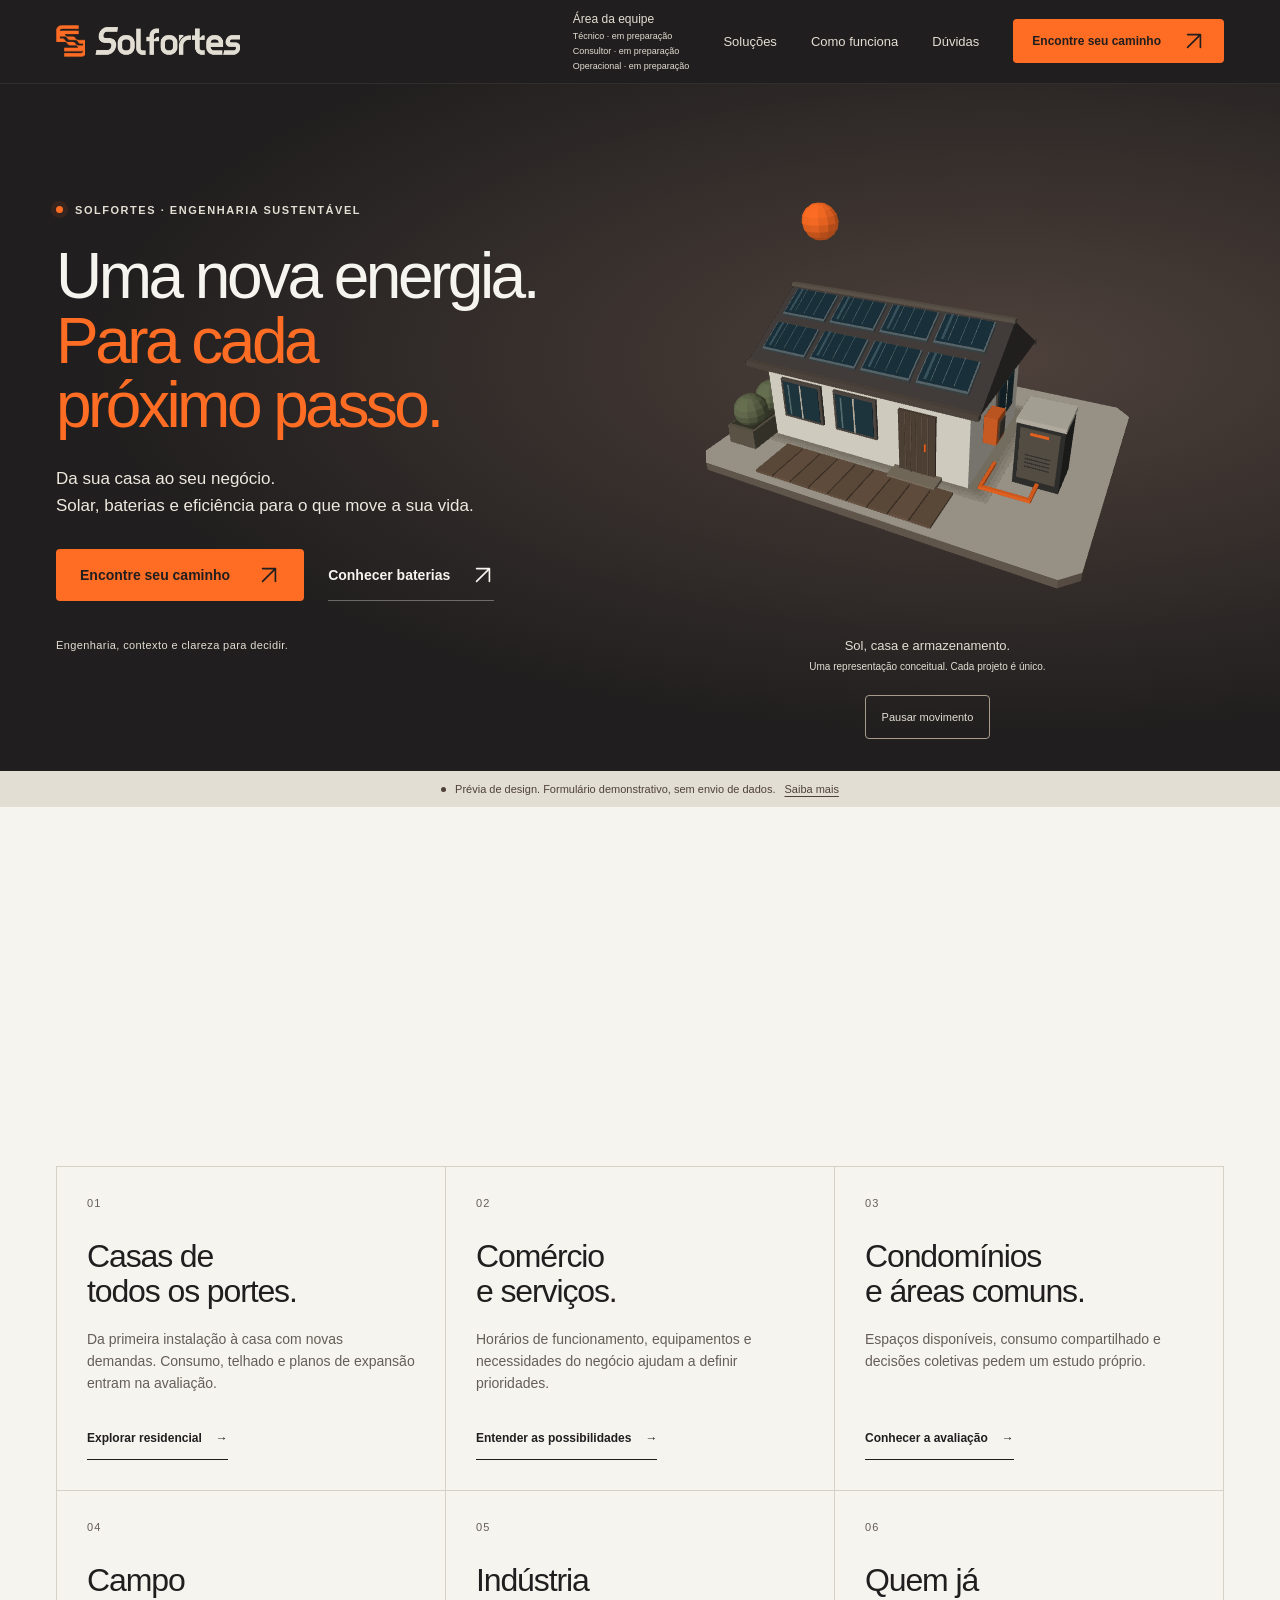
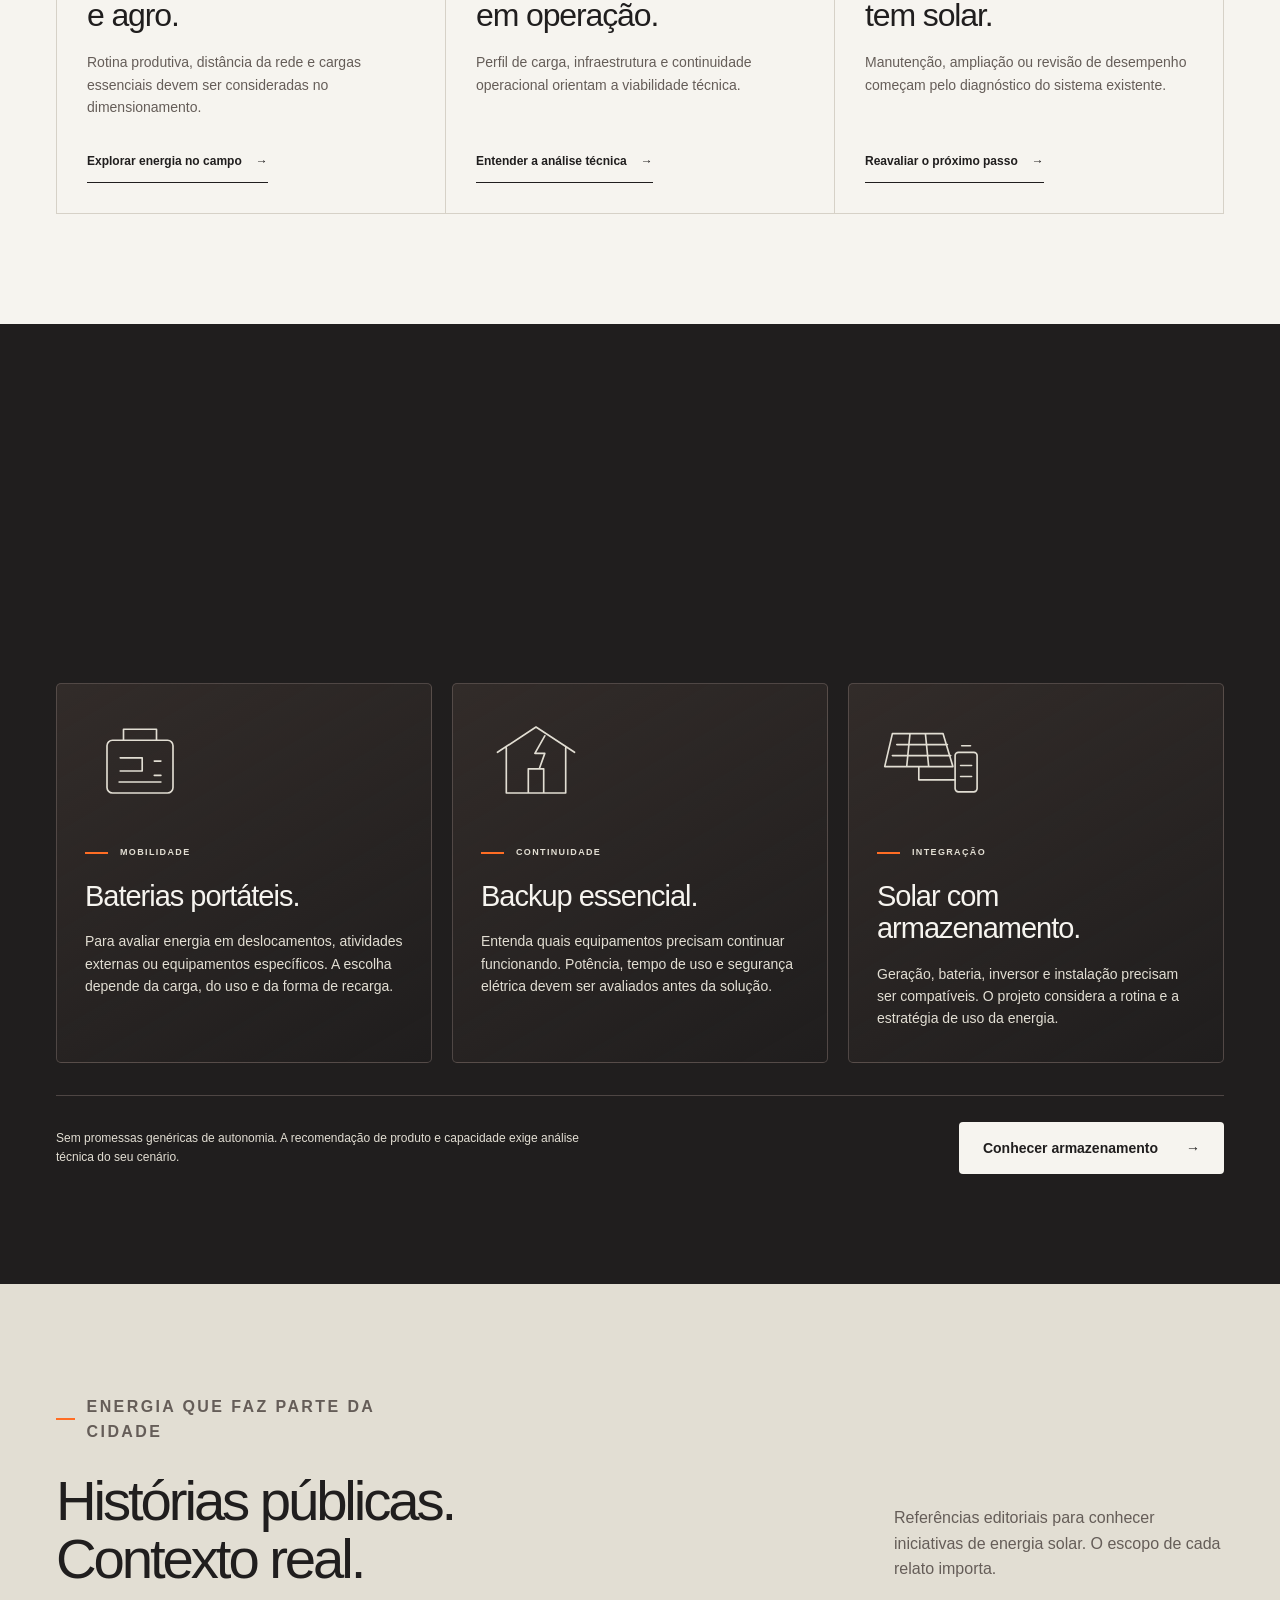
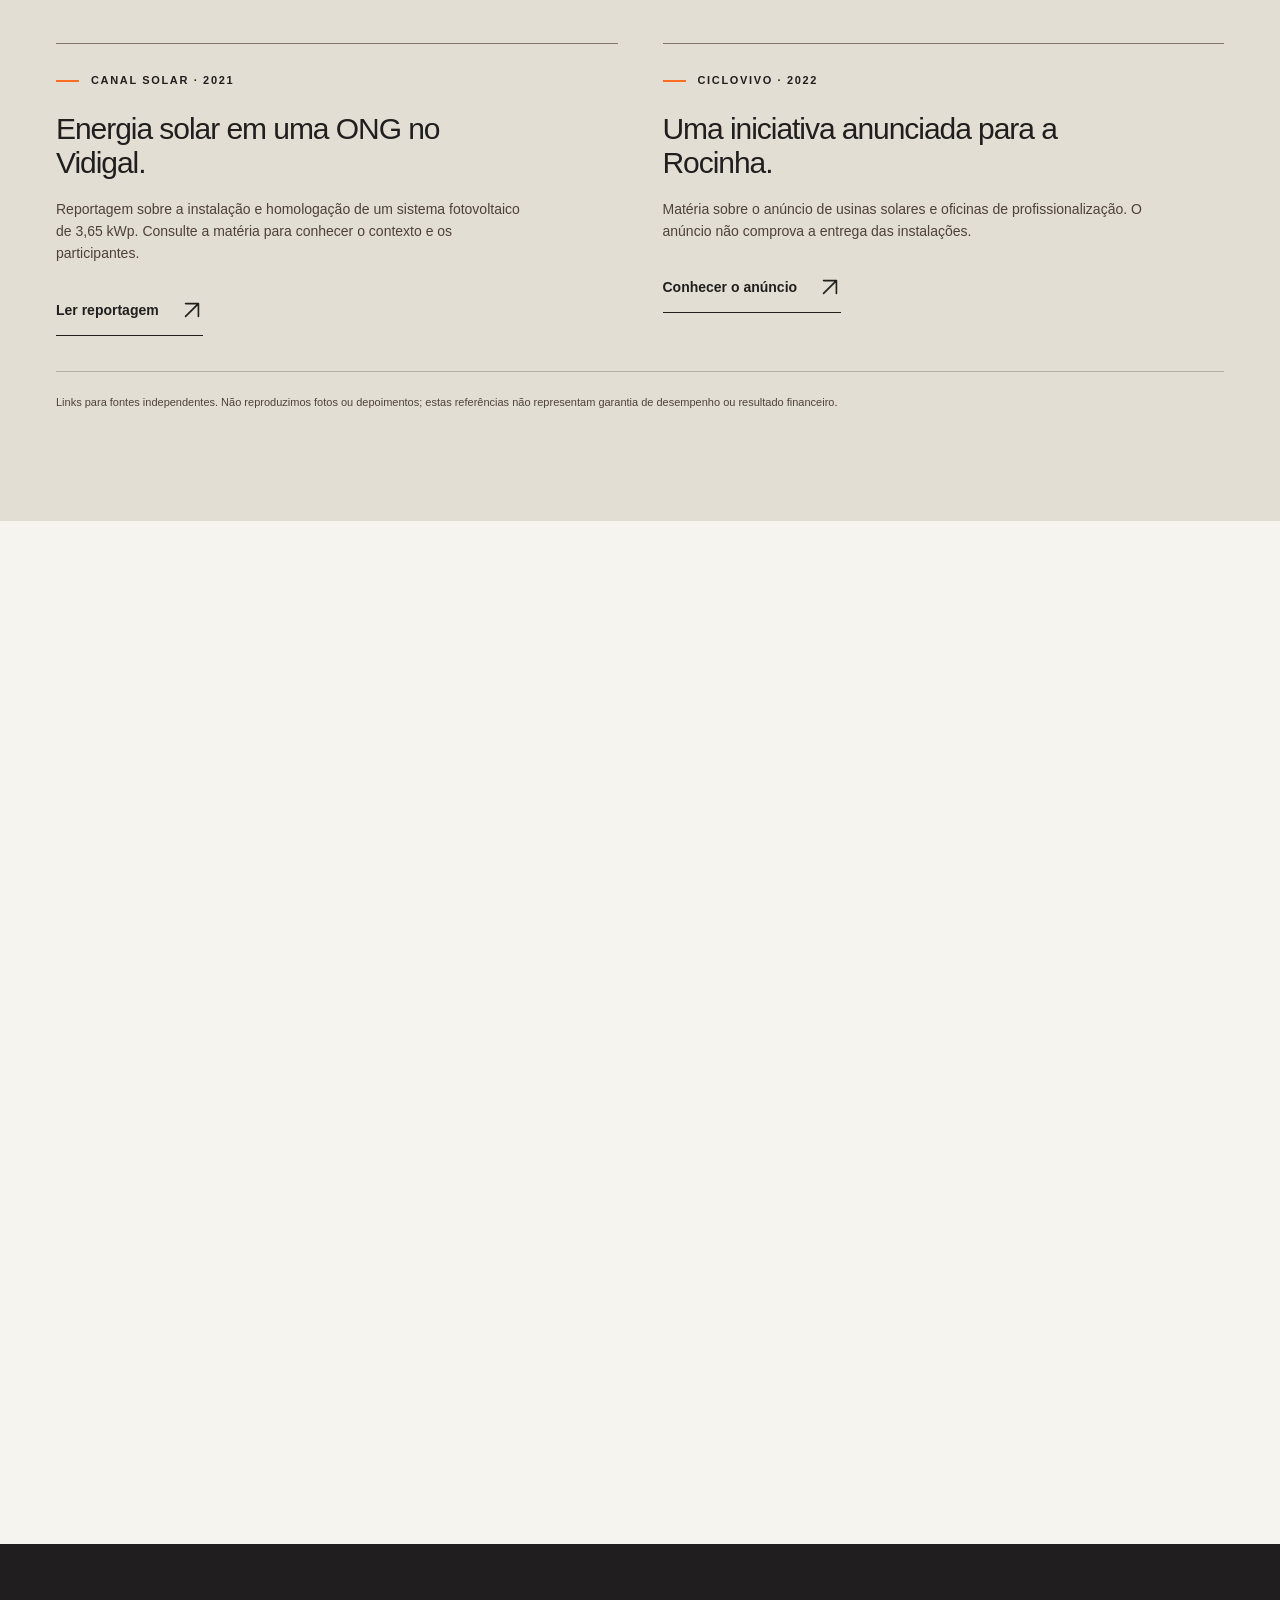
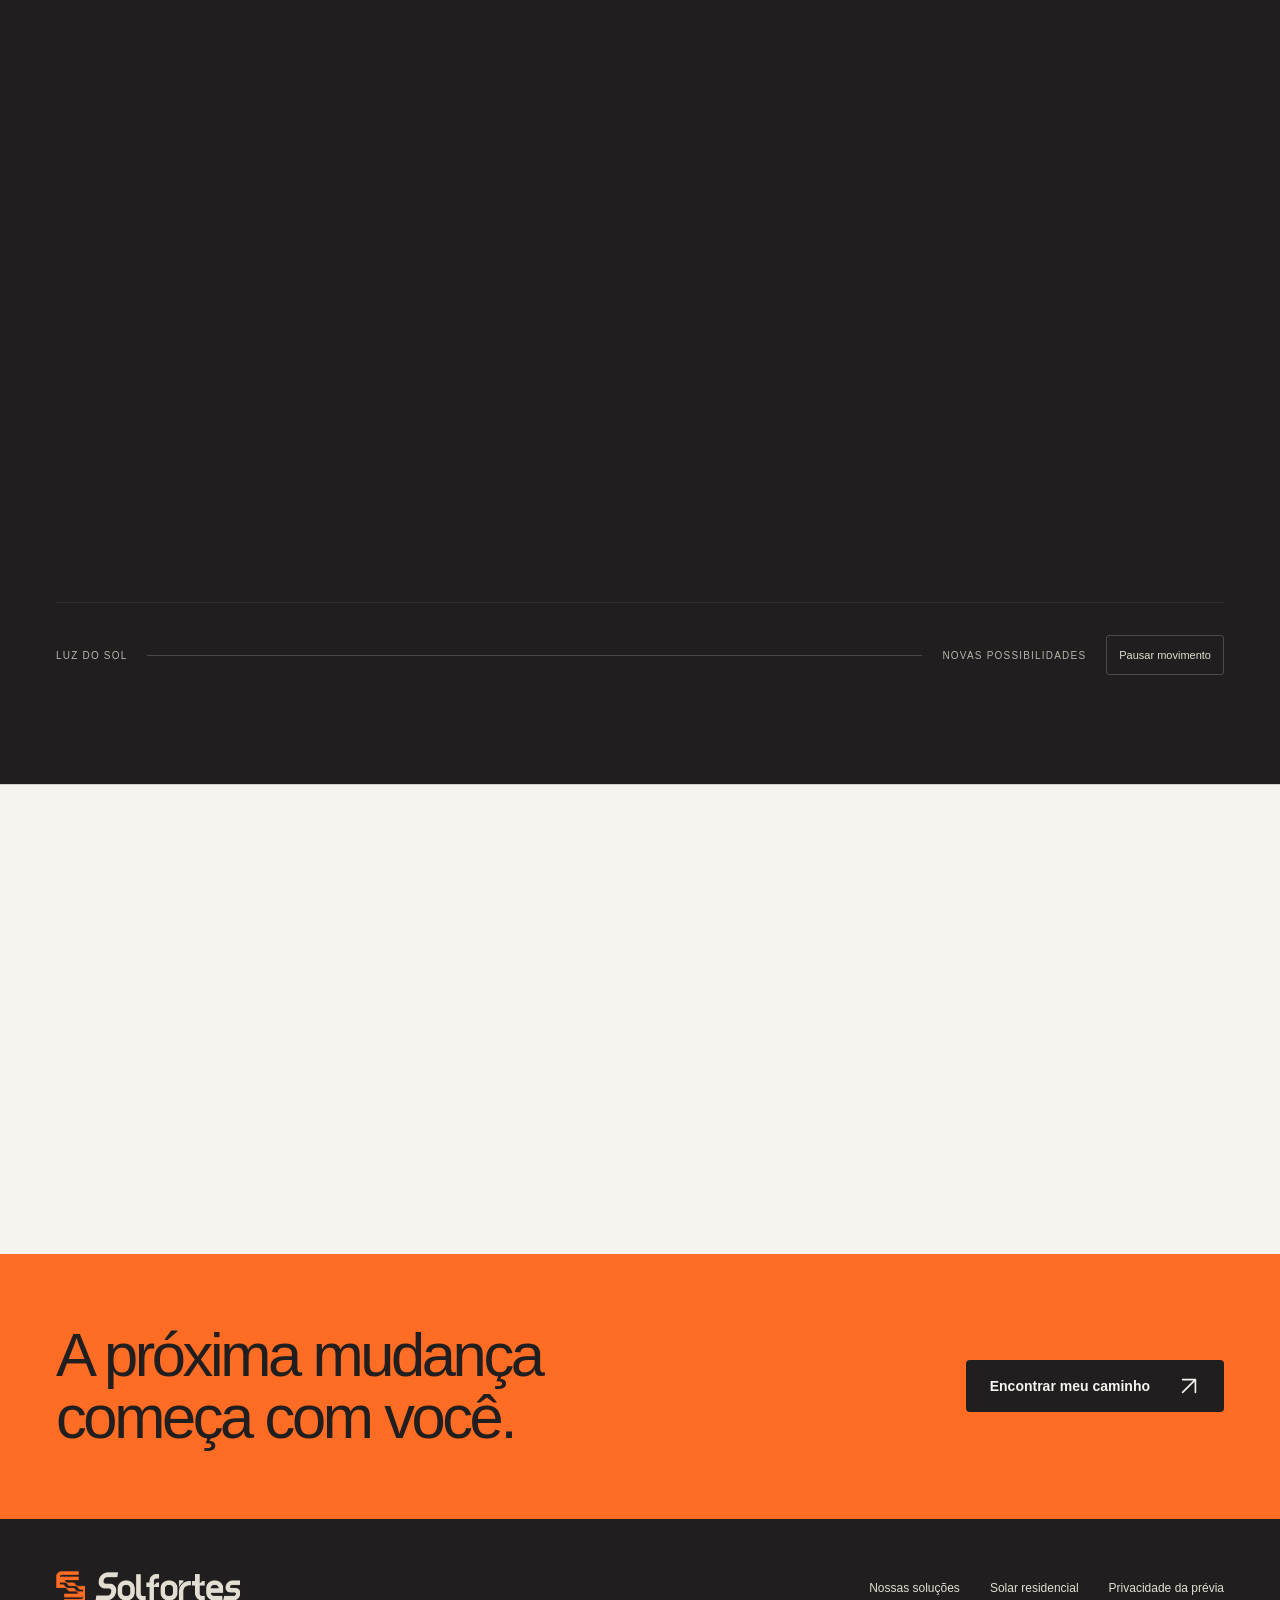
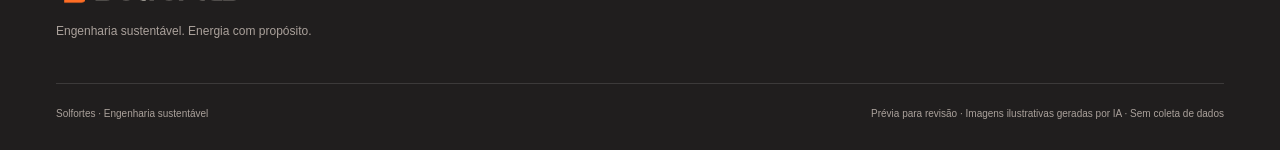
<file: index.html>
<!doctype html><html lang="pt-BR"><head><meta charset="utf-8"><meta name="viewport" content="width=device-width,initial-scale=1"><meta name="robots" content="noindex,nofollow"><meta name="description" content="Energia solar, armazenamento e eficiência energética. Conheça a Solfortes e avalie o próximo passo para seu projeto."><meta http-equiv="Content-Security-Policy" content="default-src 'none'; img-src 'self' data:; style-src 'self'; script-src 'self'; connect-src 'none'; form-action 'none'; base-uri 'none'; object-src 'none'"><meta name="theme-color" content="#201e1e"><title>Solfortes | Uma nova energia para o seu próximo passo — prévia</title><link rel="stylesheet" href="./assets/style.css"><script defer src="./assets/site.js"></script><script defer src="./assets/solar-3d.js"></script><script defer src="./assets/webmcp-public.js"></script></head><body class="site-page"><a class="skip" href="#conteudo">Ir para conteúdo</a><header class="site-header"><div class="wrap nav-wrap"><a class="brand" href="./index.html" aria-label="Solfortes, início"><span class="brand-emblem" aria-hidden="true"><img src="./assets/logo.png" alt="" width="3512" height="2458"></span><span class="brand-word" aria-hidden="true"><img src="./assets/logo.png" alt="" width="3512" height="2458"></span></a><button class="menu-toggle" type="button" aria-label="Abrir menu" aria-expanded="false" aria-controls="main-nav"><span></span><span></span></button><nav class="main-nav" id="main-nav" aria-label="Navegação principal"><div class="technician-entry" data-team-entry><span>Área da equipe</span><span class="team-roles"><span aria-disabled="true" data-role="technician">Técnico · em preparação</span><span aria-disabled="true" data-role="consultant">Consultor · em preparação</span><span aria-disabled="true" data-role="operations">Operacional · em preparação</span></span></div><a href="./solucoes/index.html">Soluções</a><a href="./index.html#como-funciona">Como funciona</a><a href="./index.html#duvidas" data-hide-tablet>Dúvidas</a><a class="btn" href="./index.html#para-quem">Encontre seu caminho <svg class="arrow" width="22" height="22" viewBox="0 0 24 24" fill="none" stroke="currentColor" stroke-width="1.8" stroke-linecap="round" stroke-linejoin="round" aria-hidden="true" focusable="false"><path d="M5 19 19 5M5 5h14v14"/></svg></a></nav></div></header><main id="conteudo"><section class="hero hero-v3"><div class="wrap hero-v3-grid"><div class="hero-copy"><div class="hero-kicker">Solfortes · Engenharia sustentável</div><h1>Uma nova energia.<br><span class="orange">Para cada<br>próximo passo.</span></h1><p class="lead">Da sua casa ao seu negócio.<br>Solar, baterias e eficiência para o que move a sua vida.</p><div class="hero-actions"><a class="btn" href="#para-quem">Encontre seu caminho <svg class="arrow" width="22" height="22" viewBox="0 0 24 24" fill="none" stroke="currentColor" stroke-width="1.8" stroke-linecap="round" stroke-linejoin="round" aria-hidden="true" focusable="false"><path d="M5 19 19 5M5 5h14v14"/></svg></a><a class="text-link" href="#armazenamento">Conhecer baterias <svg class="arrow" width="22" height="22" viewBox="0 0 24 24" fill="none" stroke="currentColor" stroke-width="1.8" stroke-linecap="round" stroke-linejoin="round" aria-hidden="true" focusable="false"><path d="M5 19 19 5M5 5h14v14"/></svg></a></div><div class="hero-meta"><span>Engenharia, contexto e clareza para decidir.</span></div></div><figure class="geometry-figure">
 <div class="geometry-stage">
  <svg class="geometry-fallback" viewBox="0 0 680 520" role="img" aria-label="Ilustração conceitual de uma casa com painéis solares e armazenamento">
   <ellipse cx="348" cy="425" rx="256" ry="48" fill="#000" opacity=".14"/>
   <path d="M65 330 335 205 615 345 350 490Z" fill="#4e413b"/>
   <path d="M65 316 335 190 615 331 350 476Z" fill="#e2ded3"/>
   <path d="M151 273 327 191 471 263 297 350Z" fill="#857671"/>
   <path d="M151 273 297 350 297 421 151 346Z" fill="#e2ded3"/>
   <path d="M297 350 471 263 471 338 297 421Z" fill="#b3a69b"/>
   <path d="M126 267 313 172 497 259 297 364Z" fill="#4e413b"/>
   <path d="M126 267 309 126 313 172Z" fill="#857671"/>
   <path d="M309 126 497 259 313 172Z" fill="#4e413b"/>
   <path d="m186 257 120-61 128 61-133 68Z" fill="#273b42" stroke="#e2ded3" stroke-width="2"/>
   <path d="m216 242 124 63m-92-79 125 63m-91-80 124 63m-175 15 126-63" fill="none" stroke="#857671" stroke-width="2"/>
   <path d="m170 303 48 25v45l-48-25Zm69 37 32 16v49l-32-16Z" fill="#201e1e"/>
   <path d="m479 332 42-21 34 17v61l-42 22-34-18Z" fill="#201e1e"/>
   <path d="m486 345 29 15v27l-29-15" fill="#4e413b"/>
   <path d="m489 340 22 11" stroke="#ff6d24" stroke-width="4"/>
   <path d="m458 353 29 15" stroke="#ff6d24" stroke-width="5"/>
   <circle cx="161" cy="112" r="31" fill="#ff6d24"/>
  </svg>
  <canvas data-solar-geometry class="geometry-canvas" width="900" height="760" aria-hidden="true" hidden></canvas>
 </div>
 <figcaption>Sol, casa e armazenamento.<br><span>Uma representação conceitual. Cada projeto é único.</span></figcaption>
 <button class="motion-toggle geometry-pause" type="button" aria-pressed="false">Pausar movimento</button>
</figure>
</div></section><div class="preview-strip"><i aria-hidden="true"></i> Prévia de design. Formulário demonstrativo, sem envio de dados. <a href="./privacidade/index.html">Saiba mais</a></div><section class="section audiences-section" id="para-quem"><div class="wrap">
 <div class="section-heading reveal"><div><p class="eyebrow">A sua realidade vem primeiro</p><h2 class="section-title">Não existe um único<br>jeito de usar energia.</h2></div><p>O lugar, a rotina e o que você quer transformar orientam a conversa. O projeto vem depois.</p></div>
 <div class="audience-grid">
  <article class="audience-card"><span class="audience-number">01</span><h3>Casas de<br>todos os portes.</h3><p>Da primeira instalação à casa com novas demandas. Consumo, telhado e planos de expansão entram na avaliação.</p><a href="./lp/solar-residencial/index.html" class="text-link">Explorar residencial <span aria-hidden="true">→</span></a></article>
  <article class="audience-card"><span class="audience-number">02</span><h3>Comércio<br>e serviços.</h3><p>Horários de funcionamento, equipamentos e necessidades do negócio ajudam a definir prioridades.</p><a href="./solucoes/energia-solar/index.html" class="text-link">Entender as possibilidades <span aria-hidden="true">→</span></a></article>
  <article class="audience-card"><span class="audience-number">03</span><h3>Condomínios<br>e áreas comuns.</h3><p>Espaços disponíveis, consumo compartilhado e decisões coletivas pedem um estudo próprio.</p><a href="./solucoes/energia-solar/index.html" class="text-link">Conhecer a avaliação <span aria-hidden="true">→</span></a></article>
  <article class="audience-card"><span class="audience-number">04</span><h3>Campo<br>e agro.</h3><p>Rotina produtiva, distância da rede e cargas essenciais devem ser consideradas no dimensionamento.</p><a href="./solucoes/energia-solar/index.html" class="text-link">Explorar energia no campo <span aria-hidden="true">→</span></a></article>
  <article class="audience-card"><span class="audience-number">05</span><h3>Indústria<br>em operação.</h3><p>Perfil de carga, infraestrutura e continuidade operacional orientam a viabilidade técnica.</p><a href="./solucoes/eficiencia-energetica/index.html" class="text-link">Entender a análise técnica <span aria-hidden="true">→</span></a></article>
  <article class="audience-card"><span class="audience-number">06</span><h3>Quem já<br>tem solar.</h3><p>Manutenção, ampliação ou revisão de desempenho começam pelo diagnóstico do sistema existente.</p><a href="./solucoes/energia-solar/index.html" class="text-link">Reavaliar o próximo passo <span aria-hidden="true">→</span></a></article>
 </div></div></section>
<section class="section storage-section" id="armazenamento"><div class="wrap">
 <div class="section-heading reveal"><div><p class="eyebrow">Baterias e armazenamento</p><h2 class="section-title">Energia disponível.<br>Para o que importa.</h2></div><p>Levar energia com você, proteger cargas essenciais ou integrar geração e armazenamento. São necessidades diferentes, com soluções diferentes.</p></div>
 <div class="storage-grid">
  <article class="storage-card"><div class="storage-icon" aria-hidden="true"><svg viewBox="0 0 100 80"><rect x="20" y="22" width="60" height="48" rx="5"/><path d="M35 22V12h30v10M32 38h20v12H32m31-9h6m-6 13h6M31 60h38"/></svg></div><p class="eyebrow">Mobilidade</p><h3>Baterias portáteis.</h3><p>Para avaliar energia em deslocamentos, atividades externas ou equipamentos específicos. A escolha depende da carga, do uso e da forma de recarga.</p></article>
  <article class="storage-card"><div class="storage-icon" aria-hidden="true"><svg viewBox="0 0 100 80"><path d="m15 33 35-23 35 23M23 29v41h54V29M43 70V48h14v22M58 18l-9 16h9l-5 14"/></svg></div><p class="eyebrow">Continuidade</p><h3>Backup essencial.</h3><p>Entenda quais equipamentos precisam continuar funcionando. Potência, tempo de uso e segurança elétrica devem ser avaliados antes da solução.</p></article>
  <article class="storage-card"><div class="storage-icon" aria-hidden="true"><svg viewBox="0 0 100 80"><path d="M14 16h46l9 30H7Zm4 10h46M14 36h53M30 16l-3 30m17-30 3 30M38 46v12h33"/><rect x="71" y="33" width="20" height="36" rx="3"/><path d="M77 27h8m-9 18h10m-10 10h10"/></svg></div><p class="eyebrow">Integração</p><h3>Solar com armazenamento.</h3><p>Geração, bateria, inversor e instalação precisam ser compatíveis. O projeto considera a rotina e a estratégia de uso da energia.</p></article>
 </div><div class="storage-bottom"><p>Sem promessas genéricas de autonomia. A recomendação de produto e capacidade exige análise técnica do seu cenário.</p><a class="btn btn-light" href="./solucoes/baterias/index.html">Conhecer armazenamento <span aria-hidden="true">→</span></a></div>
 </div></section>
<section class="section editorial-section" id="na-imprensa"><div class="wrap">
 <div class="section-heading"><div><p class="eyebrow">Energia que faz parte da cidade</p><h2 class="section-title">Histórias públicas.<br>Contexto real.</h2></div><p>Referências editoriais para conhecer iniciativas de energia solar. O escopo de cada relato importa.</p></div>
 <div class="editorial-grid">
  <article><p class="eyebrow">Canal Solar · 2021</p><h3>Energia solar em uma ONG no Vidigal.</h3><p>Reportagem sobre a instalação e homologação de um sistema fotovoltaico de 3,65 kWp. Consulte a matéria para conhecer o contexto e os participantes.</p><a class="text-link" href="https://canalsolar.com.br/sistema-fotovoltaico-e-instalado-em-ong-no-vidigal-rj/" target="_blank" rel="noopener noreferrer">Ler reportagem <span class="sr-only">(abre em outra aba)</span><svg class="arrow" width="22" height="22" viewBox="0 0 24 24" fill="none" stroke="currentColor" stroke-width="1.8" stroke-linecap="round" stroke-linejoin="round" aria-hidden="true" focusable="false"><path d="M5 19 19 5M5 5h14v14"/></svg></a></article>
  <article><p class="eyebrow">CicloVivo · 2022</p><h3>Uma iniciativa anunciada para a Rocinha.</h3><p>Matéria sobre o anúncio de usinas solares e oficinas de profissionalização. O anúncio não comprova a entrega das instalações.</p><a class="text-link" href="https://ciclovivo.com.br/planeta/energia/rocinha-tera-usinas-solares-e-oficinas-de-profissionalizacao/amp/" target="_blank" rel="noopener noreferrer">Conhecer o anúncio <span class="sr-only">(abre em outra aba)</span><svg class="arrow" width="22" height="22" viewBox="0 0 24 24" fill="none" stroke="currentColor" stroke-width="1.8" stroke-linecap="round" stroke-linejoin="round" aria-hidden="true" focusable="false"><path d="M5 19 19 5M5 5h14v14"/></svg></a></article>
 </div><p class="editorial-note">Links para fontes independentes. Não reproduzimos fotos ou depoimentos; estas referências não representam garantia de desempenho ou resultado financeiro.</p>
</div></section>
<section class="section" id="solucoes"><div class="wrap"><div class="section-heading reveal"><div><p class="eyebrow">Soluções Solfortes</p><h2 class="section-title">Sua energia.<br>Mais possibilidades.</h2></div><p>Geração, armazenamento e uso consciente. Encontre o ponto de partida para o seu projeto.</p></div><div class="solutions-layout"><div class="solution-list reveal"><details class="solution-item" open><summary><span class="solution-num">01</span><h3>Energia solar</h3><span class="toggle" aria-hidden="true">+</span></summary><div class="solution-content"><p>Transforme a luz do sol em uma possibilidade para o seu imóvel. Tudo começa pela análise do consumo e das condições do local.</p><a class="text-link" href="./solucoes/energia-solar/index.html">Explorar energia solar <svg class="arrow" width="22" height="22" viewBox="0 0 24 24" fill="none" stroke="currentColor" stroke-width="1.8" stroke-linecap="round" stroke-linejoin="round" aria-hidden="true" focusable="false"><path d="M5 19 19 5M5 5h14v14"/></svg></a></div></details><details class="solution-item"><summary><span class="solution-num">02</span><h3>Baterias e armazenamento</h3><span class="toggle" aria-hidden="true">+</span></summary><div class="solution-content"><p>Entenda as opções para armazenar energia. Potência, equipamentos e autonomia desejada orientam a avaliação.</p><a class="text-link" href="./solucoes/baterias/index.html">Explorar armazenamento <svg class="arrow" width="22" height="22" viewBox="0 0 24 24" fill="none" stroke="currentColor" stroke-width="1.8" stroke-linecap="round" stroke-linejoin="round" aria-hidden="true" focusable="false"><path d="M5 19 19 5M5 5h14v14"/></svg></a></div></details><details class="solution-item"><summary><span class="solution-num">03</span><h3>Eficiência energética</h3><span class="toggle" aria-hidden="true">+</span></summary><div class="solution-content"><p>Enxergue melhor como a energia é usada. Dados, equipamentos e rotina ajudam a identificar oportunidades de melhoria.</p><a class="text-link" href="./solucoes/eficiencia-energetica/index.html">Explorar eficiência <svg class="arrow" width="22" height="22" viewBox="0 0 24 24" fill="none" stroke="currentColor" stroke-width="1.8" stroke-linecap="round" stroke-linejoin="round" aria-hidden="true" focusable="false"><path d="M5 19 19 5M5 5h14v14"/></svg></a></div></details></div><figure class="solution-visual reveal"><img src="./assets/solar-detail.webp" width="1536" height="1024" alt="Detalhe ilustrativo de módulos fotovoltaicos recebendo luz do sol" loading="lazy"><span class="visual-annotation">Tecnologia em cada detalhe</span><figcaption class="visual-caption"><small>Da luz à eletricidade</small><strong>O potencial está na conexão.</strong><span>Imagem ilustrativa gerada por IA.</span></figcaption></figure></div></div></section><section class="section process-section" id="como-funciona"><div class="wrap"><div class="section-heading reveal"><div><p class="eyebrow">O caminho do seu projeto</p><h2 class="section-title">Energia é técnica.<br>E também é confiança.</h2></div><p>Uma boa solução começa antes da instalação: começa nas perguntas certas.</p></div><div class="process-grid"><article class="process-step reveal"><div class="process-num"><span>01</span><svg viewBox="0 0 32 32" aria-hidden="true"><circle cx="16" cy="16" r="5"/><path d="M16 2v5m0 18v5M2 16h5m18 0h5M6 6l4 4m12 12 4 4M6 26l4-4M22 10l4-4"/></svg></div><h3>Primeiro, a sua realidade.</h3><p>Consumo, rotina e planos para o imóvel. O ponto de partida é entender a energia que você precisa.</p></article><article class="process-step reveal"><div class="process-num"><span>02</span><svg viewBox="0 0 32 32" aria-hidden="true"><path d="M6 6h20l4 17H2L6 6ZM5 12h22M4 18h24M13 6l-1 17M19 6l1 17M16 23v6m-7 0h14"/></svg></div><h3>Depois, a análise técnica.</h3><p>Telhado, espaço e condições elétricas orientam o estudo de uma solução adequada.</p></article><article class="process-step reveal"><div class="process-num"><span>03</span><svg viewBox="0 0 32 32" aria-hidden="true"><path d="m3 15 13-11 13 11M6 13v16h20V13M13 29V18h6v11"/></svg></div><h3>Uma decisão bem informada.</h3><p>Escopo, premissas e próximos passos claros para você avaliar a proposta.</p></article></div><div class="energy-flow" aria-label="Da luz do sol à energia para sua vida"><span class="flow-label">Luz do sol</span><span class="flow-track" aria-hidden="true"></span><span class="flow-label">Novas possibilidades</span><button class="motion-toggle" type="button" aria-pressed="false">Pausar movimento</button></div></div></section><section class="faq-section" id="duvidas"><div class="wrap faq-layout"><div class="faq-intro reveal"><p class="eyebrow">Antes de começar</p><h2>Boas perguntas.<br>Escolhas melhores.</h2><p>Entenda os primeiros passos para avaliar energia solar.</p></div><div class="reveal"><details class="faq-item"><summary>Quanto posso economizar?</summary><p>A estimativa depende do seu consumo, das condições do imóvel, da tarifa e do projeto. A avaliação deve apresentar premissas claras e específicas para o seu caso.</p></details><details class="faq-item"><summary>Preciso saber quantas placas instalar?</summary><p>Não. A quantidade de módulos deve ser definida a partir do consumo e da análise técnica do local. Você pode começar contando sua necessidade.</p></details><details class="faq-item"><summary>Preciso enviar minha conta de energia agora?</summary><p>Não nesta prévia. Em uma avaliação real, a equipe orientará o envio das informações pelo canal adequado. Não informe dados pessoais reais no formulário demonstrativo.</p></details><details class="faq-item"><summary>A Solfortes atende minha cidade?</summary><p>O município do imóvel é uma das informações usadas para verificar a disponibilidade de atendimento. Esta prévia não confirma cobertura nem recebe solicitações.</p></details></div></div></section><section class="cta-section"><div class="wrap cta-inner"><h2>A próxima mudança<br>começa com você.</h2><a class="btn btn-dark" href="./index.html#para-quem">Encontrar meu caminho <svg class="arrow" width="22" height="22" viewBox="0 0 24 24" fill="none" stroke="currentColor" stroke-width="1.8" stroke-linecap="round" stroke-linejoin="round" aria-hidden="true" focusable="false"><path d="M5 19 19 5M5 5h14v14"/></svg></a></div></section></main><footer class="site-footer"><div class="wrap"><div class="footer-main"><div><a class="brand" href="./index.html" aria-label="Solfortes, início"><span class="brand-emblem" aria-hidden="true"><img src="./assets/logo.png" alt="" width="3512" height="2458"></span><span class="brand-word" aria-hidden="true"><img src="./assets/logo.png" alt="" width="3512" height="2458"></span></a><p class="footer-caption">Engenharia sustentável. Energia com propósito.</p></div><nav class="footer-links" aria-label="Navegação do rodapé"><a href="./solucoes/index.html">Nossas soluções</a><a href="./lp/solar-residencial/index.html">Solar residencial</a><a href="./privacidade/index.html">Privacidade da prévia</a></nav></div><div class="footer-bottom"><p>Solfortes · Engenharia sustentável</p><span>Prévia para revisão · Imagens ilustrativas geradas por IA · Sem coleta de dados</span></div></div></footer></body></html>
</file>
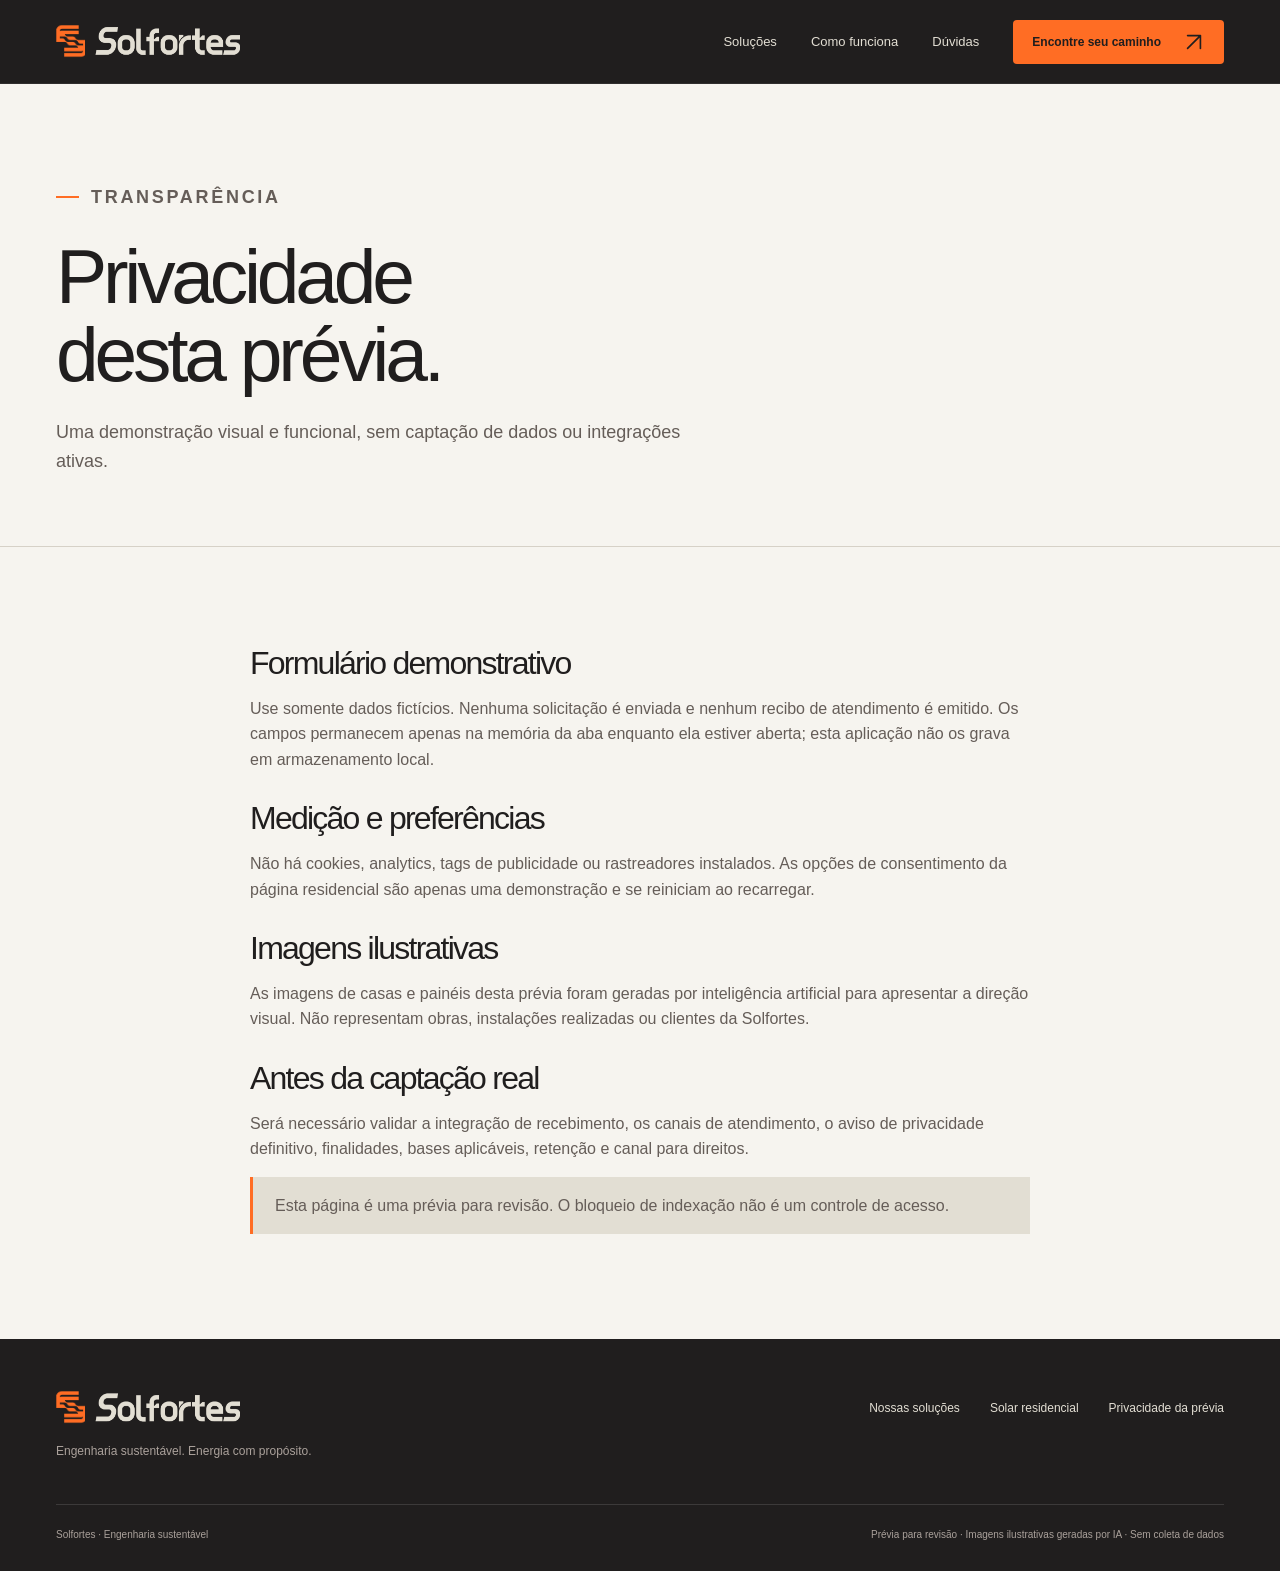
<file: privacidade/index.html>
<!doctype html><html lang="pt-BR"><head><meta charset="utf-8"><meta name="viewport" content="width=device-width,initial-scale=1"><meta name="robots" content="noindex,nofollow"><meta name="description" content="Energia solar, armazenamento e eficiência energética. Conheça a Solfortes e avalie o próximo passo para seu projeto."><meta http-equiv="Content-Security-Policy" content="default-src 'none'; img-src 'self' data:; style-src 'self'; script-src 'self'; connect-src 'none'; form-action 'none'; base-uri 'none'; object-src 'none'"><meta name="theme-color" content="#201e1e"><title>Privacidade da prévia | Solfortes — prévia</title><link rel="stylesheet" href="../assets/style.css"><script defer src="../assets/site.js"></script><script defer src="../assets/webmcp-public.js"></script></head><body class="site-page"><a class="skip" href="#conteudo">Ir para conteúdo</a><header class="site-header"><div class="wrap nav-wrap"><a class="brand" href="../index.html" aria-label="Solfortes, início"><span class="brand-emblem" aria-hidden="true"><img src="../assets/logo.png" alt="" width="3512" height="2458"></span><span class="brand-word" aria-hidden="true"><img src="../assets/logo.png" alt="" width="3512" height="2458"></span></a><button class="menu-toggle" type="button" aria-label="Abrir menu" aria-expanded="false" aria-controls="main-nav"><span></span><span></span></button><nav class="main-nav" id="main-nav" aria-label="Navegação principal"><a href="../solucoes/index.html">Soluções</a><a href="../index.html#como-funciona">Como funciona</a><a href="../index.html#duvidas" data-hide-tablet>Dúvidas</a><a class="btn" href="../index.html#para-quem">Encontre seu caminho <svg class="arrow" width="22" height="22" viewBox="0 0 24 24" fill="none" stroke="currentColor" stroke-width="1.8" stroke-linecap="round" stroke-linejoin="round" aria-hidden="true" focusable="false"><path d="M5 19 19 5M5 5h14v14"/></svg></a></nav></div></header><main id="conteudo"><section class="inner-hero"><div class="wrap"><p class="eyebrow">Transparência</p><h1>Privacidade<br>desta prévia.</h1><p>Uma demonstração visual e funcional, sem captação de dados ou integrações ativas.</p></div></section><article class="wrap prose"><h2>Formulário demonstrativo</h2><p>Use somente dados fictícios. Nenhuma solicitação é enviada e nenhum recibo de atendimento é emitido. Os campos permanecem apenas na memória da aba enquanto ela estiver aberta; esta aplicação não os grava em armazenamento local.</p><h2>Medição e preferências</h2><p>Não há cookies, analytics, tags de publicidade ou rastreadores instalados. As opções de consentimento da página residencial são apenas uma demonstração e se reiniciam ao recarregar.</p><h2>Imagens ilustrativas</h2><p>As imagens de casas e painéis desta prévia foram geradas por inteligência artificial para apresentar a direção visual. Não representam obras, instalações realizadas ou clientes da Solfortes.</p><h2>Antes da captação real</h2><p>Será necessário validar a integração de recebimento, os canais de atendimento, o aviso de privacidade definitivo, finalidades, bases aplicáveis, retenção e canal para direitos.</p><p class="note">Esta página é uma prévia para revisão. O bloqueio de indexação não é um controle de acesso.</p></article></main><footer class="site-footer"><div class="wrap"><div class="footer-main"><div><a class="brand" href="../index.html" aria-label="Solfortes, início"><span class="brand-emblem" aria-hidden="true"><img src="../assets/logo.png" alt="" width="3512" height="2458"></span><span class="brand-word" aria-hidden="true"><img src="../assets/logo.png" alt="" width="3512" height="2458"></span></a><p class="footer-caption">Engenharia sustentável. Energia com propósito.</p></div><nav class="footer-links" aria-label="Navegação do rodapé"><a href="../solucoes/index.html">Nossas soluções</a><a href="../lp/solar-residencial/index.html">Solar residencial</a><a href="../privacidade/index.html">Privacidade da prévia</a></nav></div><div class="footer-bottom"><p>Solfortes · Engenharia sustentável</p><span>Prévia para revisão · Imagens ilustrativas geradas por IA · Sem coleta de dados</span></div></div></footer></body></html>
</file>
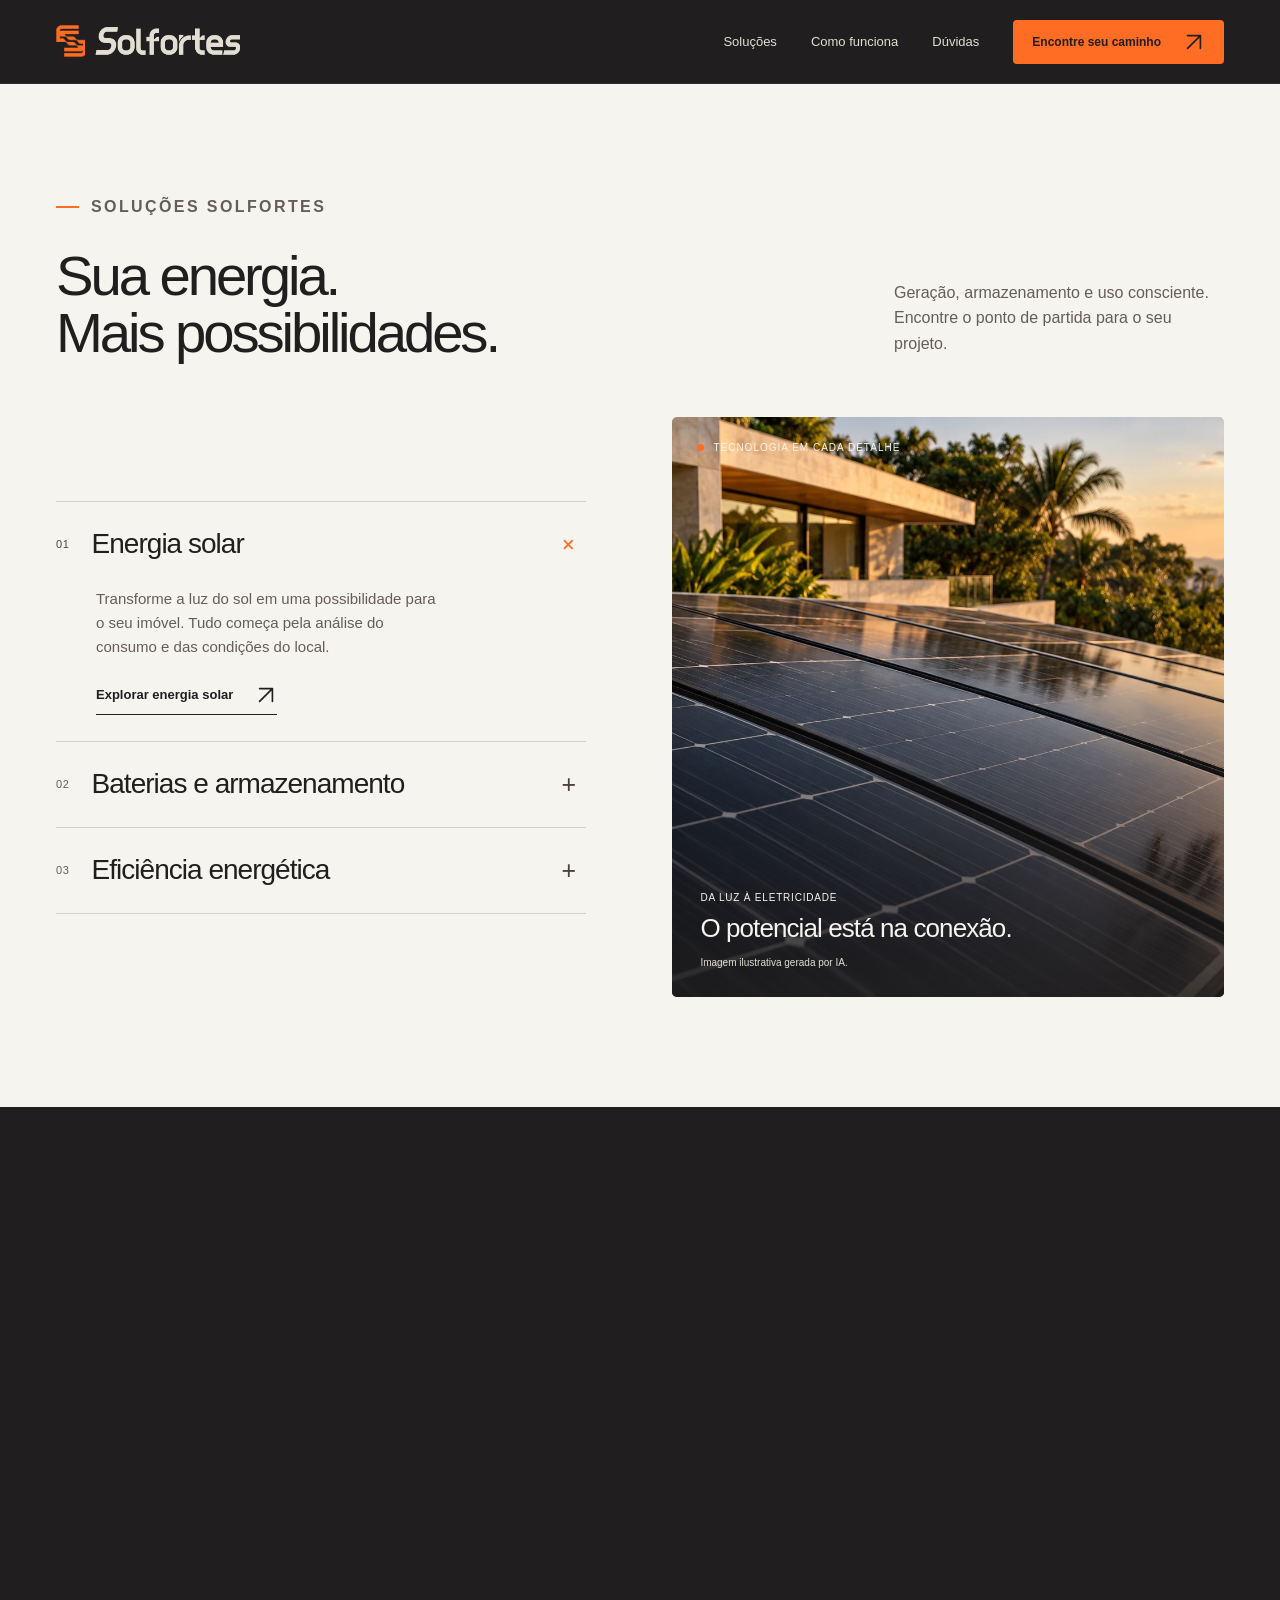
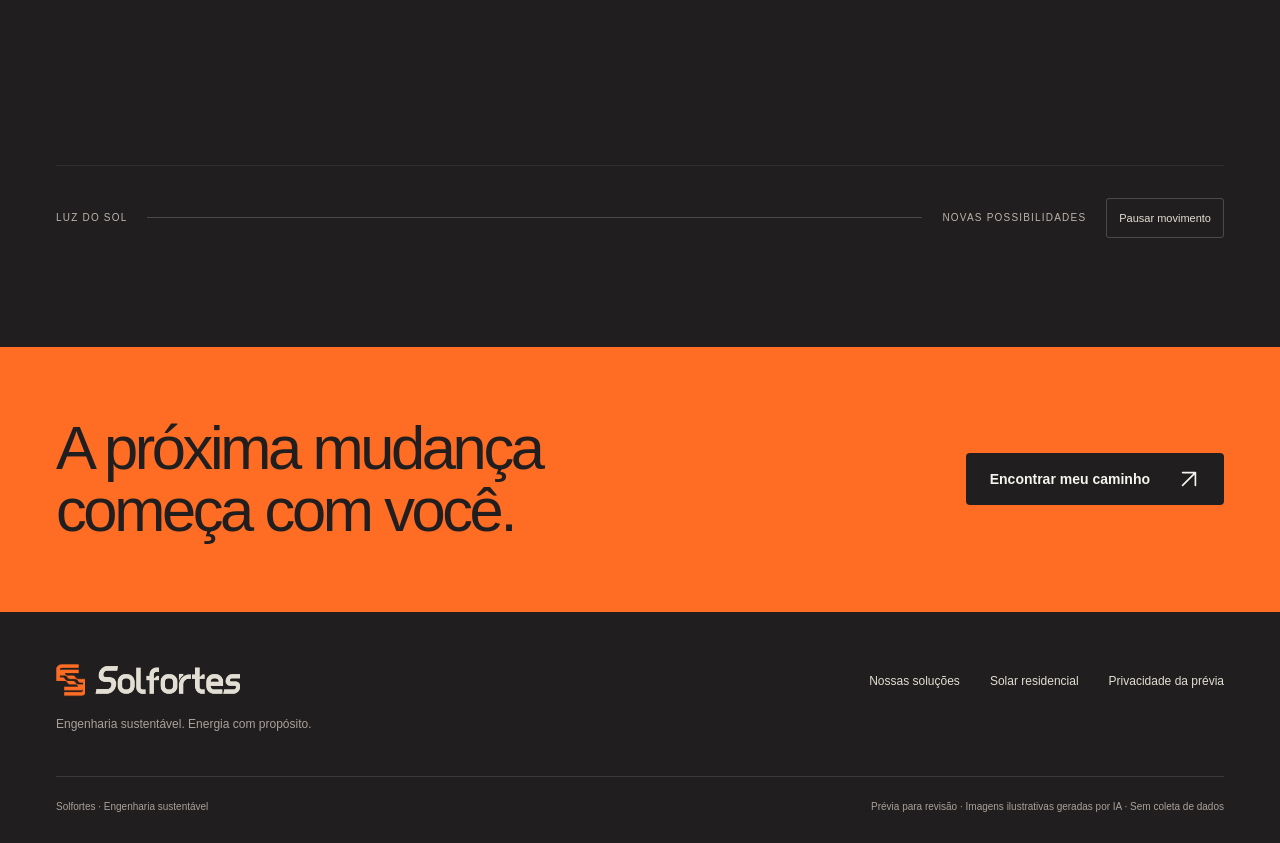
<file: solucoes/index.html>
<!doctype html><html lang="pt-BR"><head><meta charset="utf-8"><meta name="viewport" content="width=device-width,initial-scale=1"><meta name="robots" content="noindex,nofollow"><meta name="description" content="Energia solar, armazenamento e eficiência energética. Conheça a Solfortes e avalie o próximo passo para seu projeto."><meta http-equiv="Content-Security-Policy" content="default-src 'none'; img-src 'self' data:; style-src 'self'; script-src 'self'; connect-src 'none'; form-action 'none'; base-uri 'none'; object-src 'none'"><meta name="theme-color" content="#201e1e"><title>Soluções de energia | Solfortes — prévia</title><link rel="stylesheet" href="../assets/style.css"><script defer src="../assets/site.js"></script><script defer src="../assets/webmcp-public.js"></script></head><body class="site-page"><a class="skip" href="#conteudo">Ir para conteúdo</a><header class="site-header"><div class="wrap nav-wrap"><a class="brand" href="../index.html" aria-label="Solfortes, início"><span class="brand-emblem" aria-hidden="true"><img src="../assets/logo.png" alt="" width="3512" height="2458"></span><span class="brand-word" aria-hidden="true"><img src="../assets/logo.png" alt="" width="3512" height="2458"></span></a><button class="menu-toggle" type="button" aria-label="Abrir menu" aria-expanded="false" aria-controls="main-nav"><span></span><span></span></button><nav class="main-nav" id="main-nav" aria-label="Navegação principal"><a href="../solucoes/index.html">Soluções</a><a href="../index.html#como-funciona">Como funciona</a><a href="../index.html#duvidas" data-hide-tablet>Dúvidas</a><a class="btn" href="../index.html#para-quem">Encontre seu caminho <svg class="arrow" width="22" height="22" viewBox="0 0 24 24" fill="none" stroke="currentColor" stroke-width="1.8" stroke-linecap="round" stroke-linejoin="round" aria-hidden="true" focusable="false"><path d="M5 19 19 5M5 5h14v14"/></svg></a></nav></div></header><main id="conteudo"><section class="section" id="solucoes"><div class="wrap"><div class="section-heading reveal"><div><p class="eyebrow">Soluções Solfortes</p><h1 class="section-title">Sua energia.<br>Mais possibilidades.</h1></div><p>Geração, armazenamento e uso consciente. Encontre o ponto de partida para o seu projeto.</p></div><div class="solutions-layout"><div class="solution-list reveal"><details class="solution-item" open><summary><span class="solution-num">01</span><h3>Energia solar</h3><span class="toggle" aria-hidden="true">+</span></summary><div class="solution-content"><p>Transforme a luz do sol em uma possibilidade para o seu imóvel. Tudo começa pela análise do consumo e das condições do local.</p><a class="text-link" href="../solucoes/energia-solar/index.html">Explorar energia solar <svg class="arrow" width="22" height="22" viewBox="0 0 24 24" fill="none" stroke="currentColor" stroke-width="1.8" stroke-linecap="round" stroke-linejoin="round" aria-hidden="true" focusable="false"><path d="M5 19 19 5M5 5h14v14"/></svg></a></div></details><details class="solution-item"><summary><span class="solution-num">02</span><h3>Baterias e armazenamento</h3><span class="toggle" aria-hidden="true">+</span></summary><div class="solution-content"><p>Entenda as opções para armazenar energia. Potência, equipamentos e autonomia desejada orientam a avaliação.</p><a class="text-link" href="../solucoes/baterias/index.html">Explorar armazenamento <svg class="arrow" width="22" height="22" viewBox="0 0 24 24" fill="none" stroke="currentColor" stroke-width="1.8" stroke-linecap="round" stroke-linejoin="round" aria-hidden="true" focusable="false"><path d="M5 19 19 5M5 5h14v14"/></svg></a></div></details><details class="solution-item"><summary><span class="solution-num">03</span><h3>Eficiência energética</h3><span class="toggle" aria-hidden="true">+</span></summary><div class="solution-content"><p>Enxergue melhor como a energia é usada. Dados, equipamentos e rotina ajudam a identificar oportunidades de melhoria.</p><a class="text-link" href="../solucoes/eficiencia-energetica/index.html">Explorar eficiência <svg class="arrow" width="22" height="22" viewBox="0 0 24 24" fill="none" stroke="currentColor" stroke-width="1.8" stroke-linecap="round" stroke-linejoin="round" aria-hidden="true" focusable="false"><path d="M5 19 19 5M5 5h14v14"/></svg></a></div></details></div><figure class="solution-visual reveal"><img src="../assets/solar-detail.webp" width="1536" height="1024" alt="Detalhe ilustrativo de módulos fotovoltaicos recebendo luz do sol" loading="lazy"><span class="visual-annotation">Tecnologia em cada detalhe</span><figcaption class="visual-caption"><small>Da luz à eletricidade</small><strong>O potencial está na conexão.</strong><span>Imagem ilustrativa gerada por IA.</span></figcaption></figure></div></div></section><section class="section process-section" id="como-funciona"><div class="wrap"><div class="section-heading reveal"><div><p class="eyebrow">O caminho do seu projeto</p><h2 class="section-title">Energia é técnica.<br>E também é confiança.</h2></div><p>Uma boa solução começa antes da instalação: começa nas perguntas certas.</p></div><div class="process-grid"><article class="process-step reveal"><div class="process-num"><span>01</span><svg viewBox="0 0 32 32" aria-hidden="true"><circle cx="16" cy="16" r="5"/><path d="M16 2v5m0 18v5M2 16h5m18 0h5M6 6l4 4m12 12 4 4M6 26l4-4M22 10l4-4"/></svg></div><h3>Primeiro, a sua realidade.</h3><p>Consumo, rotina e planos para o imóvel. O ponto de partida é entender a energia que você precisa.</p></article><article class="process-step reveal"><div class="process-num"><span>02</span><svg viewBox="0 0 32 32" aria-hidden="true"><path d="M6 6h20l4 17H2L6 6ZM5 12h22M4 18h24M13 6l-1 17M19 6l1 17M16 23v6m-7 0h14"/></svg></div><h3>Depois, a análise técnica.</h3><p>Telhado, espaço e condições elétricas orientam o estudo de uma solução adequada.</p></article><article class="process-step reveal"><div class="process-num"><span>03</span><svg viewBox="0 0 32 32" aria-hidden="true"><path d="m3 15 13-11 13 11M6 13v16h20V13M13 29V18h6v11"/></svg></div><h3>Uma decisão bem informada.</h3><p>Escopo, premissas e próximos passos claros para você avaliar a proposta.</p></article></div><div class="energy-flow" aria-label="Da luz do sol à energia para sua vida"><span class="flow-label">Luz do sol</span><span class="flow-track" aria-hidden="true"></span><span class="flow-label">Novas possibilidades</span><button class="motion-toggle" type="button" aria-pressed="false">Pausar movimento</button></div></div></section><section class="cta-section"><div class="wrap cta-inner"><h2>A próxima mudança<br>começa com você.</h2><a class="btn btn-dark" href="../index.html#para-quem">Encontrar meu caminho <svg class="arrow" width="22" height="22" viewBox="0 0 24 24" fill="none" stroke="currentColor" stroke-width="1.8" stroke-linecap="round" stroke-linejoin="round" aria-hidden="true" focusable="false"><path d="M5 19 19 5M5 5h14v14"/></svg></a></div></section></main><footer class="site-footer"><div class="wrap"><div class="footer-main"><div><a class="brand" href="../index.html" aria-label="Solfortes, início"><span class="brand-emblem" aria-hidden="true"><img src="../assets/logo.png" alt="" width="3512" height="2458"></span><span class="brand-word" aria-hidden="true"><img src="../assets/logo.png" alt="" width="3512" height="2458"></span></a><p class="footer-caption">Engenharia sustentável. Energia com propósito.</p></div><nav class="footer-links" aria-label="Navegação do rodapé"><a href="../solucoes/index.html">Nossas soluções</a><a href="../lp/solar-residencial/index.html">Solar residencial</a><a href="../privacidade/index.html">Privacidade da prévia</a></nav></div><div class="footer-bottom"><p>Solfortes · Engenharia sustentável</p><span>Prévia para revisão · Imagens ilustrativas geradas por IA · Sem coleta de dados</span></div></div></footer></body></html>
</file>
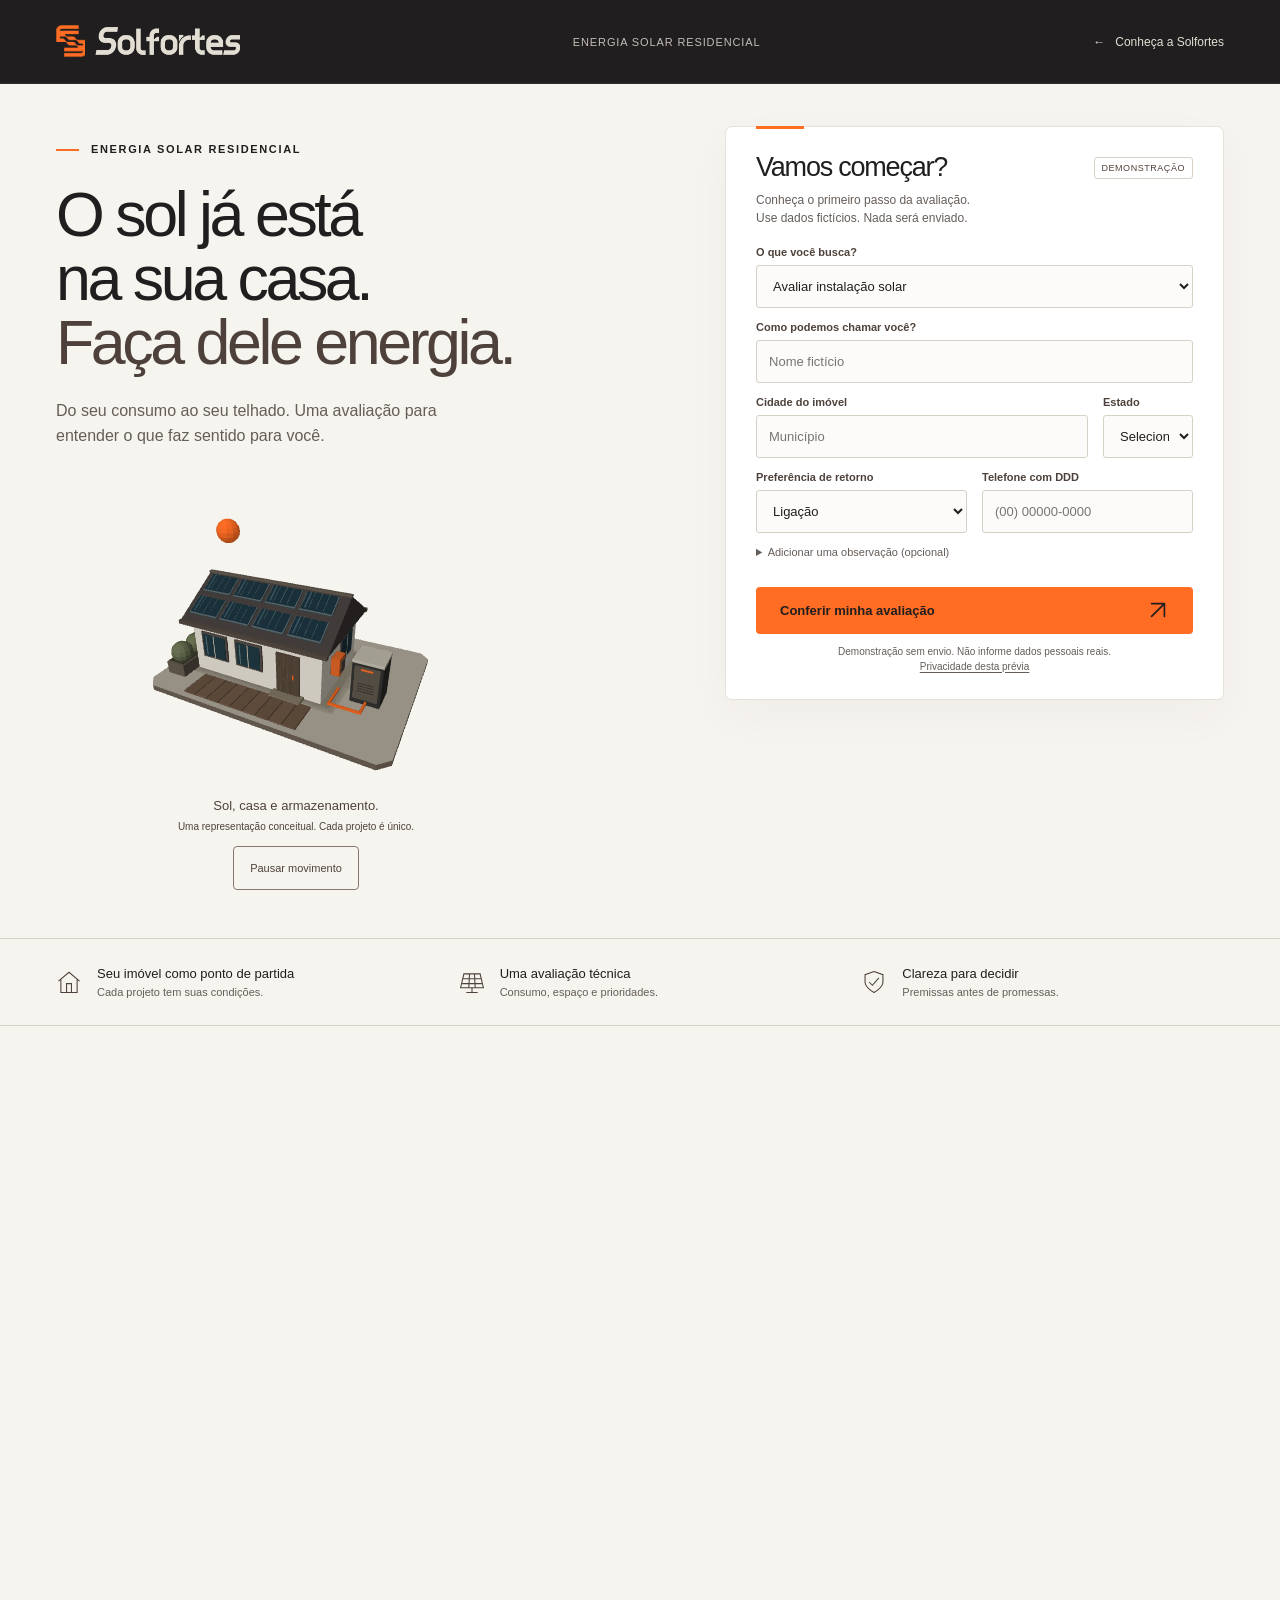
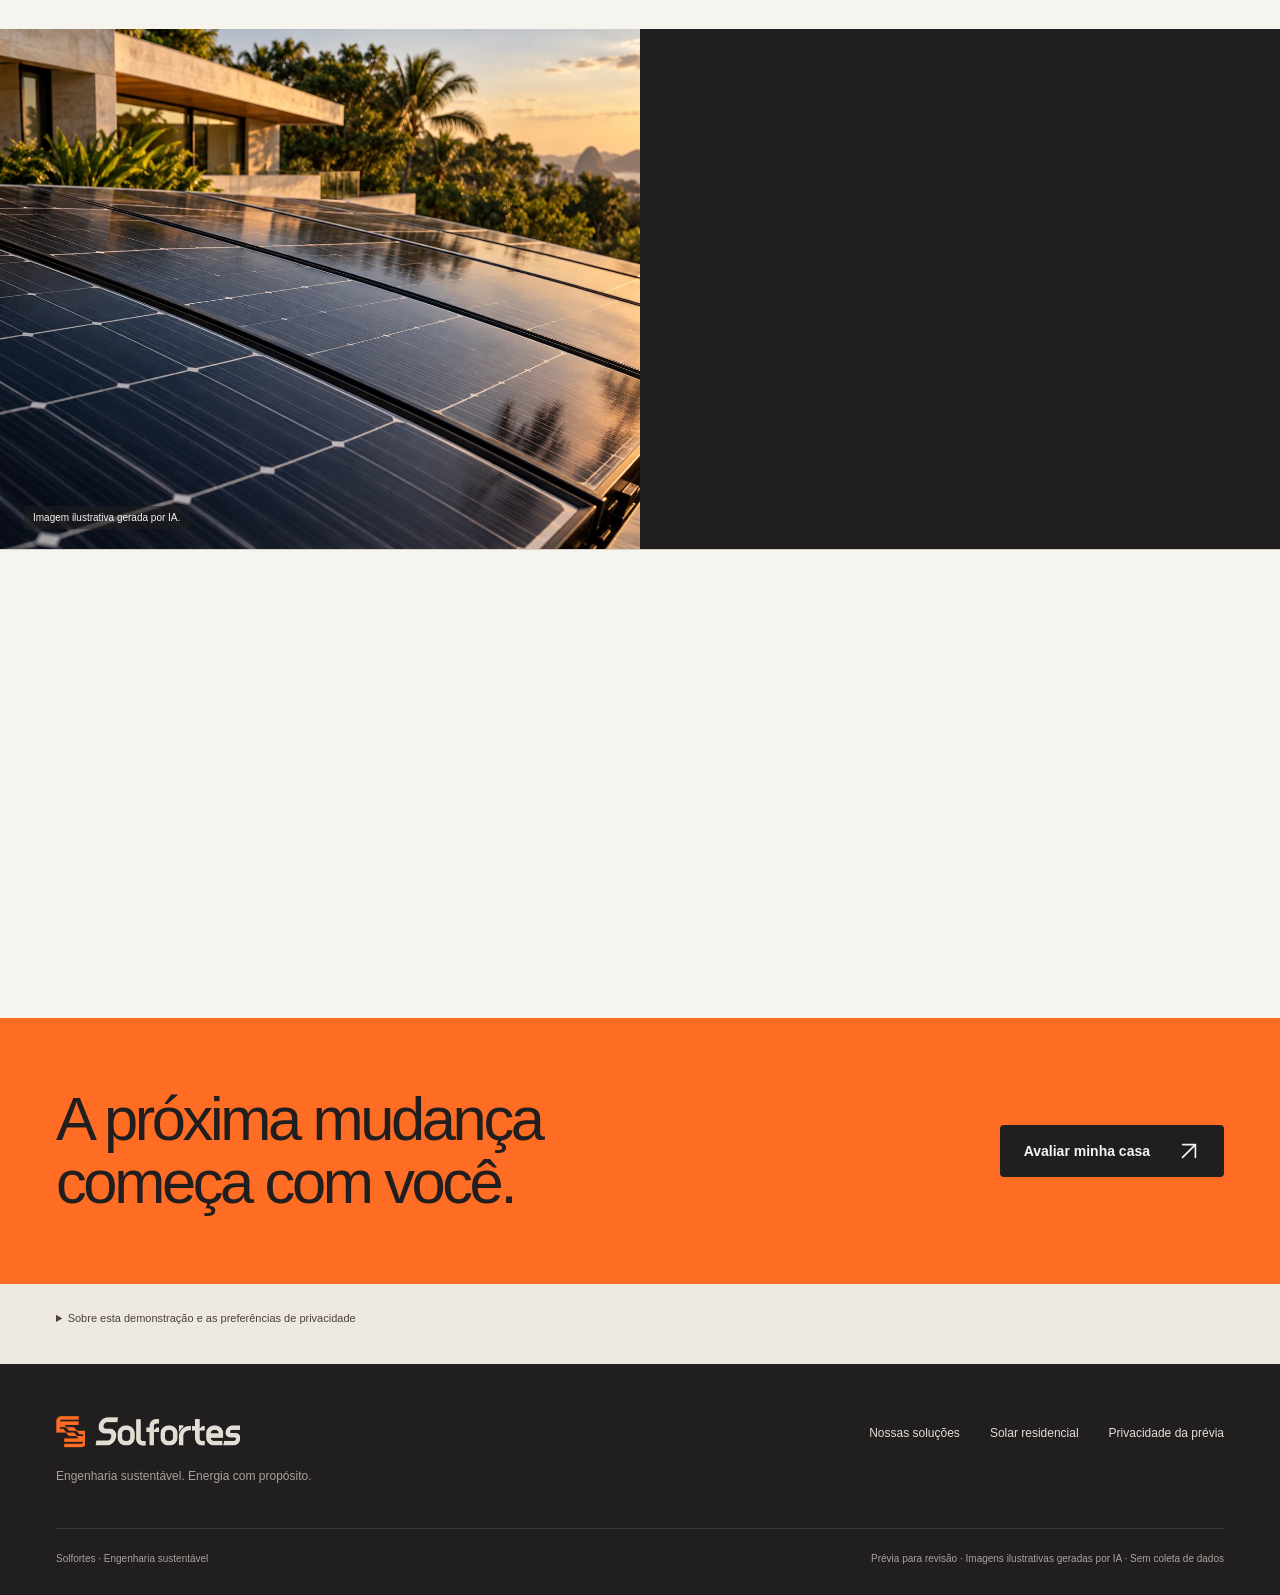
<file: lp/solar-residencial/index.html>
<!doctype html><html lang="pt-BR"><head><meta charset="utf-8"><meta name="viewport" content="width=device-width,initial-scale=1"><meta name="robots" content="noindex,nofollow"><meta name="description" content="Energia solar, armazenamento e eficiência energética. Conheça a Solfortes e avalie o próximo passo para seu projeto."><meta http-equiv="Content-Security-Policy" content="default-src 'none'; img-src 'self' data:; style-src 'self'; script-src 'self'; connect-src 'none'; form-action 'none'; base-uri 'none'; object-src 'none'"><meta name="theme-color" content="#201e1e"><title>Energia solar para sua casa | Solfortes — prévia</title><link rel="stylesheet" href="../../assets/style.css"><script defer src="../../assets/site.js"></script><script defer src="../../assets/solar-3d.js"></script><script defer src="core.js"></script><script defer src="app.js"></script></head><body class="lp-page"><a class="skip" href="#conteudo">Ir para conteúdo</a><header class="site-header lp-header"><div class="wrap nav-wrap"><a class="brand" href="../../index.html" aria-label="Solfortes, início"><span class="brand-emblem" aria-hidden="true"><img src="../../assets/logo.png" alt="" width="3512" height="2458"></span><span class="brand-word" aria-hidden="true"><img src="../../assets/logo.png" alt="" width="3512" height="2458"></span></a><span class="header-label">ENERGIA SOLAR RESIDENCIAL</span><a class="back-link" href="../../index.html"><span aria-hidden="true">←</span> Conheça a Solfortes</a></div></header><main id="conteudo"><section class="lp-hero"><div class="wrap lp-grid"><div class="lp-copy"><p class="eyebrow">Energia solar residencial</p><h1>O sol já está<br>na sua casa.<br><span>Faça dele energia.</span></h1><p class="lead">Do seu consumo ao seu telhado. Uma avaliação para entender o que faz sentido para você.</p><a class="btn mobile-hero-cta" href="#avaliacao">Avaliar minha casa <svg class="arrow" width="22" height="22" viewBox="0 0 24 24" fill="none" stroke="currentColor" stroke-width="1.8" stroke-linecap="round" stroke-linejoin="round" aria-hidden="true" focusable="false"><path d="M5 19 19 5M5 5h14v14"/></svg></a><figure class="geometry-figure">
 <div class="geometry-stage">
  <svg class="geometry-fallback" viewBox="0 0 680 520" role="img" aria-label="Ilustração conceitual de uma casa com painéis solares e armazenamento">
   <ellipse cx="348" cy="425" rx="256" ry="48" fill="#000" opacity=".14"/>
   <path d="M65 330 335 205 615 345 350 490Z" fill="#4e413b"/>
   <path d="M65 316 335 190 615 331 350 476Z" fill="#e2ded3"/>
   <path d="M151 273 327 191 471 263 297 350Z" fill="#857671"/>
   <path d="M151 273 297 350 297 421 151 346Z" fill="#e2ded3"/>
   <path d="M297 350 471 263 471 338 297 421Z" fill="#b3a69b"/>
   <path d="M126 267 313 172 497 259 297 364Z" fill="#4e413b"/>
   <path d="M126 267 309 126 313 172Z" fill="#857671"/>
   <path d="M309 126 497 259 313 172Z" fill="#4e413b"/>
   <path d="m186 257 120-61 128 61-133 68Z" fill="#273b42" stroke="#e2ded3" stroke-width="2"/>
   <path d="m216 242 124 63m-92-79 125 63m-91-80 124 63m-175 15 126-63" fill="none" stroke="#857671" stroke-width="2"/>
   <path d="m170 303 48 25v45l-48-25Zm69 37 32 16v49l-32-16Z" fill="#201e1e"/>
   <path d="m479 332 42-21 34 17v61l-42 22-34-18Z" fill="#201e1e"/>
   <path d="m486 345 29 15v27l-29-15" fill="#4e413b"/>
   <path d="m489 340 22 11" stroke="#ff6d24" stroke-width="4"/>
   <path d="m458 353 29 15" stroke="#ff6d24" stroke-width="5"/>
   <circle cx="161" cy="112" r="31" fill="#ff6d24"/>
  </svg>
  <canvas data-solar-geometry class="geometry-canvas" width="900" height="760" aria-hidden="true" hidden></canvas>
 </div>
 <figcaption>Sol, casa e armazenamento.<br><span>Uma representação conceitual. Cada projeto é único.</span></figcaption>
 <button class="motion-toggle geometry-pause" type="button" aria-pressed="false">Pausar movimento</button>
</figure>
</div><section class="form-panel" id="avaliacao" aria-labelledby="form-title"><div class="form-head"><h2 id="form-title">Vamos começar?</h2><span class="form-tag">Demonstração</span></div><p class="form-intro">Conheça o primeiro passo da avaliação.<br>Use dados fictícios. Nada será enviado.</p><noscript><p class="form-intro">O formulário demonstrativo precisa de JavaScript. Nenhum dado é enviado nesta prévia.</p></noscript><form novalidate aria-describedby="form-notice"><div class="form-grid"><div class="field field-full"><label id="reason-label" for="reason">O que você busca?</label><select id="reason" name="reason" aria-describedby="reason-error" required><option value="installation">Avaliar instalação solar</option><option value="comparison">Comparar uma proposta</option><option value="support">Já tenho um sistema</option><option value="other">Outra necessidade</option></select><span id="reason-error" class="error"></span></div><div class="field field-full"><label id="name-label" for="name">Como podemos chamar você?</label><input id="name" name="name" maxlength="120" required autocomplete="off" placeholder="Nome fictício" aria-describedby="name-error"><span id="name-error" class="error"></span></div><div class="field-full field-city"><div class="field"><label id="city-label" for="city">Cidade do imóvel</label><input id="city" name="city" maxlength="120" required autocomplete="off" placeholder="Município" aria-describedby="city-error"><span id="city-error" class="error"></span></div><div class="field"><label id="uf-label" for="uf">Estado</label><select id="uf" name="uf" aria-describedby="uf-error" required><option value="">Selecione</option><option value="AC">AC</option><option value="AL">AL</option><option value="AP">AP</option><option value="AM">AM</option><option value="BA">BA</option><option value="CE">CE</option><option value="DF">DF</option><option value="ES">ES</option><option value="GO">GO</option><option value="MA">MA</option><option value="MT">MT</option><option value="MS">MS</option><option value="MG">MG</option><option value="PA">PA</option><option value="PB">PB</option><option value="PR">PR</option><option value="PE">PE</option><option value="PI">PI</option><option value="RJ">RJ</option><option value="RN">RN</option><option value="RS">RS</option><option value="RO">RO</option><option value="RR">RR</option><option value="SC">SC</option><option value="SP">SP</option><option value="SE">SE</option><option value="TO">TO</option></select><span id="uf-error" class="error"></span></div></div><div class="field channel-field"><label id="channel-label" for="channel">Preferência de retorno</label><select id="channel" name="channel" aria-describedby="channel-error" required><option value="phone">Ligação</option><option value="whatsapp">WhatsApp</option><option value="email">E-mail</option></select><span id="channel-error" class="error"></span></div><div class="field contact-field"><label id="contact-label" for="contact">Telefone com DDD</label><input id="contact" name="contact" type="tel" autocomplete="off" maxlength="254" required placeholder="(00) 00000-0000" aria-describedby="contact-error"><span id="contact-error" class="error"></span></div></div><details class="note-field"><summary>Adicionar uma observação (opcional)</summary><div class="field"><label id="note-label" for="note">O que gostaria de contar?</label><textarea id="note" name="note" rows="2" maxlength="500" aria-describedby="note-error"></textarea><span id="note-error" class="error"></span></div></details><button class="btn submit-btn" type="submit">Conferir minha avaliação <svg class="arrow" width="22" height="22" viewBox="0 0 24 24" fill="none" stroke="currentColor" stroke-width="1.8" stroke-linecap="round" stroke-linejoin="round" aria-hidden="true" focusable="false"><path d="M5 19 19 5M5 5h14v14"/></svg></button><small class="form-notice" id="form-notice">Demonstração sem envio. Não informe dados pessoais reais.<br><a href="../../privacidade/index.html">Privacidade desta prévia</a></small><p id="status" role="status" aria-live="polite" tabindex="-1"></p></form></section></div></section><section class="lp-benefits"><div class="wrap benefit-row"><div class="benefit"><svg viewBox="0 0 32 32" aria-hidden="true"><path d="m3 15 13-11 13 11M6 13v16h20V13M13 29V18h6v11"/></svg><div><strong>Seu imóvel como ponto de partida</strong><span>Cada projeto tem suas condições.</span></div></div><div class="benefit"><svg viewBox="0 0 32 32" aria-hidden="true"><path d="M6 6h20l4 17H2L6 6ZM5 12h22M4 18h24M13 6l-1 17M19 6l1 17M16 23v6m-7 0h14"/></svg><div><strong>Uma avaliação técnica</strong><span>Consumo, espaço e prioridades.</span></div></div><div class="benefit"><svg viewBox="0 0 32 32" aria-hidden="true"><path d="m16 3 11 4v9c0 7-11 13-11 13S5 23 5 16V7L16 3Z"/><path d="m10 16 4 4 8-9"/></svg><div><strong>Clareza para decidir</strong><span>Premissas antes de promessas.</span></div></div></div></section><section class="lp-story" id="como-funciona"><div class="wrap"><div class="section-heading reveal"><div><p class="eyebrow">Sem pular etapas</p><h2 class="section-title">Da sua ideia.<br>Ao seu projeto.</h2></div><p>Antes de falar em quantidade de placas, vale entender o que a sua casa precisa.</p></div><div class="process-grid"><article class="process-step reveal"><div class="process-num"><span>01</span><svg viewBox="0 0 32 32" aria-hidden="true"><circle cx="16" cy="16" r="5"/><path d="M16 2v5m0 18v5M2 16h5m18 0h5M6 6l4 4m12 12 4 4M6 26l4-4M22 10l4-4"/></svg></div><h3>Primeiro, a sua realidade.</h3><p>Consumo, rotina e planos para o imóvel. O ponto de partida é entender a energia que você precisa.</p></article><article class="process-step reveal"><div class="process-num"><span>02</span><svg viewBox="0 0 32 32" aria-hidden="true"><path d="M6 6h20l4 17H2L6 6ZM5 12h22M4 18h24M13 6l-1 17M19 6l1 17M16 23v6m-7 0h14"/></svg></div><h3>Depois, a análise técnica.</h3><p>Telhado, espaço e condições elétricas orientam o estudo de uma solução adequada.</p></article><article class="process-step reveal"><div class="process-num"><span>03</span><svg viewBox="0 0 32 32" aria-hidden="true"><path d="m3 15 13-11 13 11M6 13v16h20V13M13 29V18h6v11"/></svg></div><h3>Uma decisão bem informada.</h3><p>Escopo, premissas e próximos passos claros para você avaliar a proposta.</p></article></div></div></section><section class="lp-dark-split"><figure class="image-half"><img src="../../assets/solar-detail.webp" alt="Módulos solares em detalhe sob luz quente, imagem ilustrativa" width="1536" height="1024" loading="lazy"><figcaption><small>Imagem ilustrativa gerada por IA.</small></figcaption></figure><div class="content-half reveal"><p class="eyebrow">Seu próximo passo</p><h2>Uma boa escolha<br>começa com<br>boas informações.</h2><p>Consumo, condições do telhado e planos para a casa. Esses detalhes ajudam a construir uma avaliação que faça sentido para o seu momento.</p><a class="text-link" href="#avaliacao">Conhecer a avaliação <svg class="arrow" width="22" height="22" viewBox="0 0 24 24" fill="none" stroke="currentColor" stroke-width="1.8" stroke-linecap="round" stroke-linejoin="round" aria-hidden="true" focusable="false"><path d="M5 19 19 5M5 5h14v14"/></svg></a></div></section><section class="faq-section" id="duvidas"><div class="wrap faq-layout"><div class="faq-intro reveal"><p class="eyebrow">Antes de começar</p><h2>Boas perguntas.<br>Escolhas melhores.</h2><p>Entenda os primeiros passos para avaliar energia solar.</p></div><div class="reveal"><details class="faq-item"><summary>Quanto posso economizar?</summary><p>A estimativa depende do seu consumo, das condições do imóvel, da tarifa e do projeto. A avaliação deve apresentar premissas claras e específicas para o seu caso.</p></details><details class="faq-item"><summary>Preciso saber quantas placas instalar?</summary><p>Não. A quantidade de módulos deve ser definida a partir do consumo e da análise técnica do local. Você pode começar contando sua necessidade.</p></details><details class="faq-item"><summary>Preciso enviar minha conta de energia agora?</summary><p>Não nesta prévia. Em uma avaliação real, a equipe orientará o envio das informações pelo canal adequado. Não informe dados pessoais reais no formulário demonstrativo.</p></details><details class="faq-item"><summary>A Solfortes atende minha cidade?</summary><p>O município do imóvel é uma das informações usadas para verificar a disponibilidade de atendimento. Esta prévia não confirma cobertura nem recebe solicitações.</p></details></div></div></section><section class="cta-section"><div class="wrap cta-inner"><h2>A próxima mudança<br>começa com você.</h2><a class="btn btn-dark" href="#avaliacao">Avaliar minha casa <svg class="arrow" width="22" height="22" viewBox="0 0 24 24" fill="none" stroke="currentColor" stroke-width="1.8" stroke-linecap="round" stroke-linejoin="round" aria-hidden="true" focusable="false"><path d="M5 19 19 5M5 5h14v14"/></svg></a></div></section><section class="privacy-controls"><div class="wrap"><details><summary>Sobre esta demonstração e as preferências de privacidade</summary><p>Esta página não envia dados, não usa cookies nem carrega analytics ou anúncios. Os campos ficam apenas na memória da aba. As escolhas abaixo são uma demonstração e são reiniciadas ao recarregar.</p><button type="button" data-consent="reject">Recusar medição opcional</button><button type="button" data-consent="analytics">Demonstrar escolha de analytics</button><p id="consent-status" role="status">Sem analytics ou anúncios.</p></details></div></section></main><footer class="site-footer"><div class="wrap"><div class="footer-main"><div><a class="brand" href="../../index.html" aria-label="Solfortes, início"><span class="brand-emblem" aria-hidden="true"><img src="../../assets/logo.png" alt="" width="3512" height="2458"></span><span class="brand-word" aria-hidden="true"><img src="../../assets/logo.png" alt="" width="3512" height="2458"></span></a><p class="footer-caption">Engenharia sustentável. Energia com propósito.</p></div><nav class="footer-links" aria-label="Navegação do rodapé"><a href="../../solucoes/index.html">Nossas soluções</a><a href="../../lp/solar-residencial/index.html">Solar residencial</a><a href="../../privacidade/index.html">Privacidade da prévia</a></nav></div><div class="footer-bottom"><p>Solfortes · Engenharia sustentável</p><span>Prévia para revisão · Imagens ilustrativas geradas por IA · Sem coleta de dados</span></div></div></footer><div class="mobile-sticky" hidden inert aria-hidden="true"><a class="btn" href="#avaliacao">Avaliar minha casa <svg class="arrow" width="22" height="22" viewBox="0 0 24 24" fill="none" stroke="currentColor" stroke-width="1.8" stroke-linecap="round" stroke-linejoin="round" aria-hidden="true" focusable="false"><path d="M5 19 19 5M5 5h14v14"/></svg></a></div></body></html>
</file>
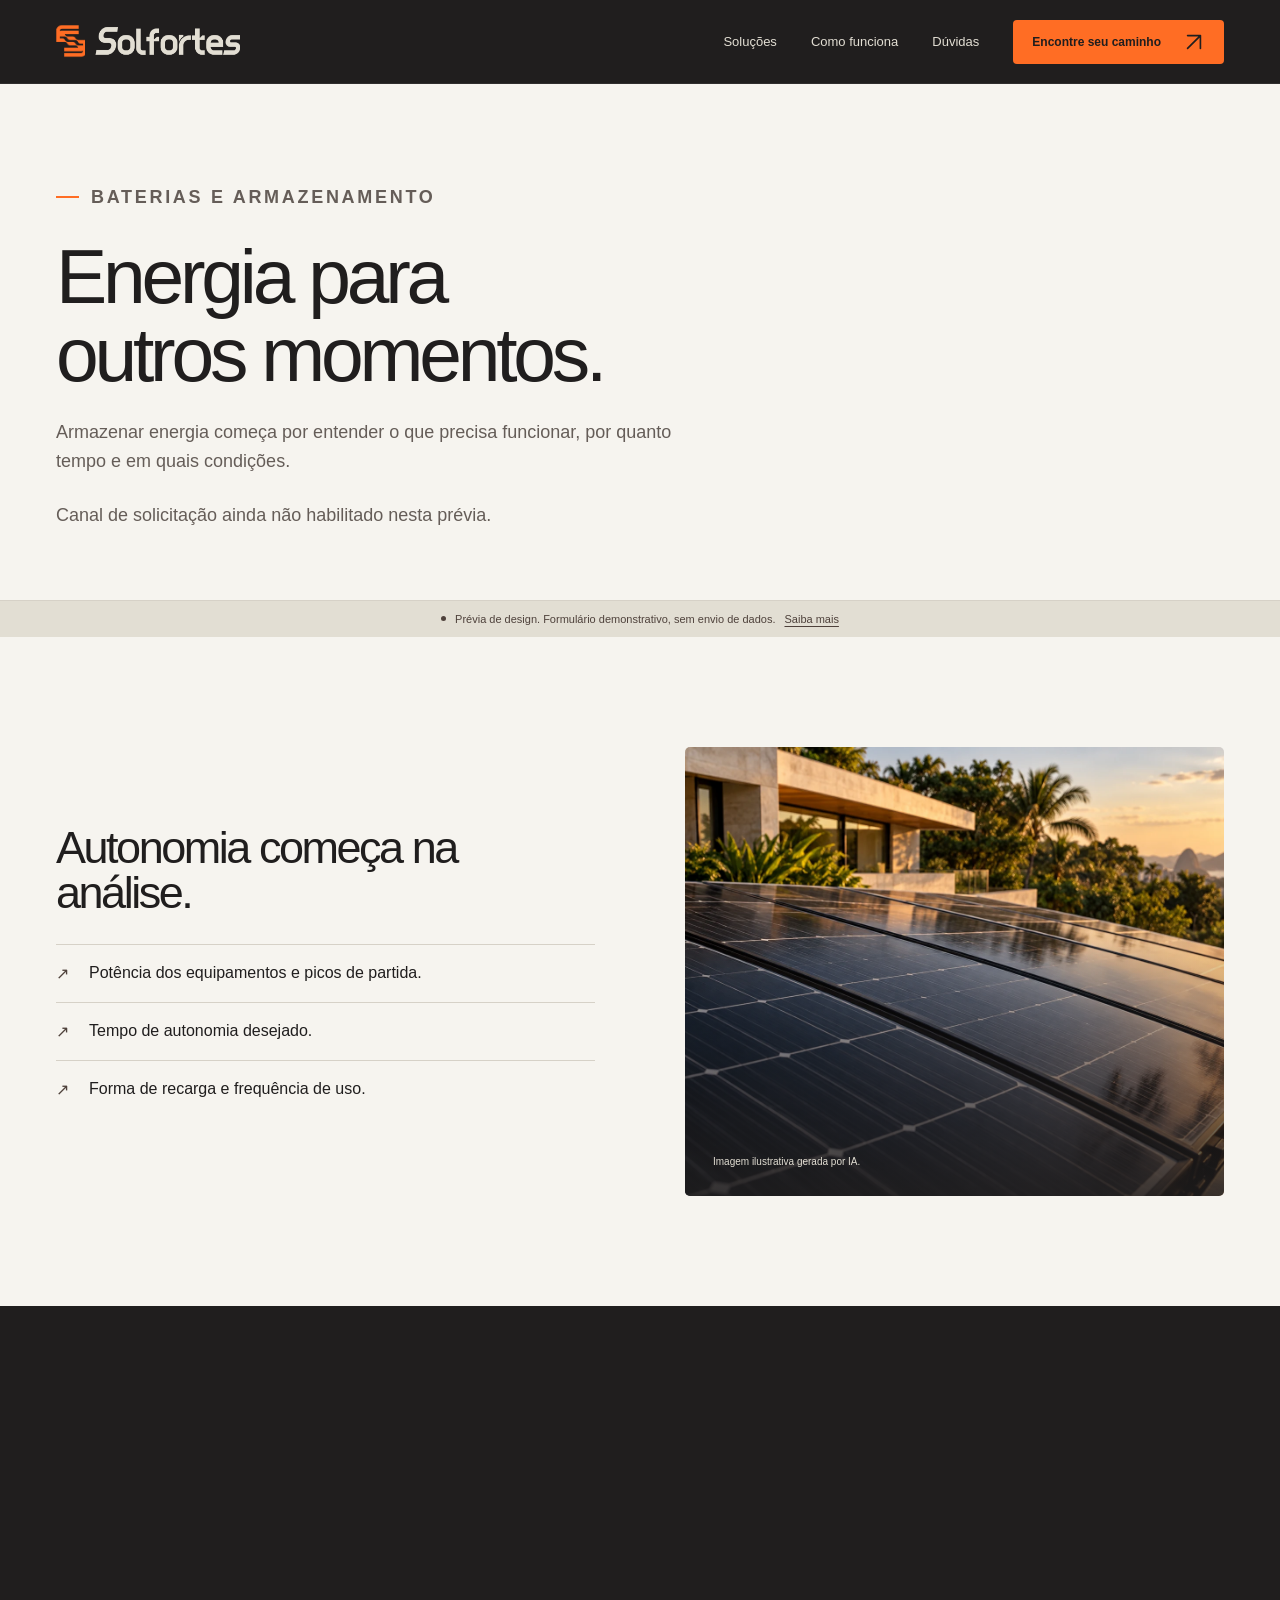
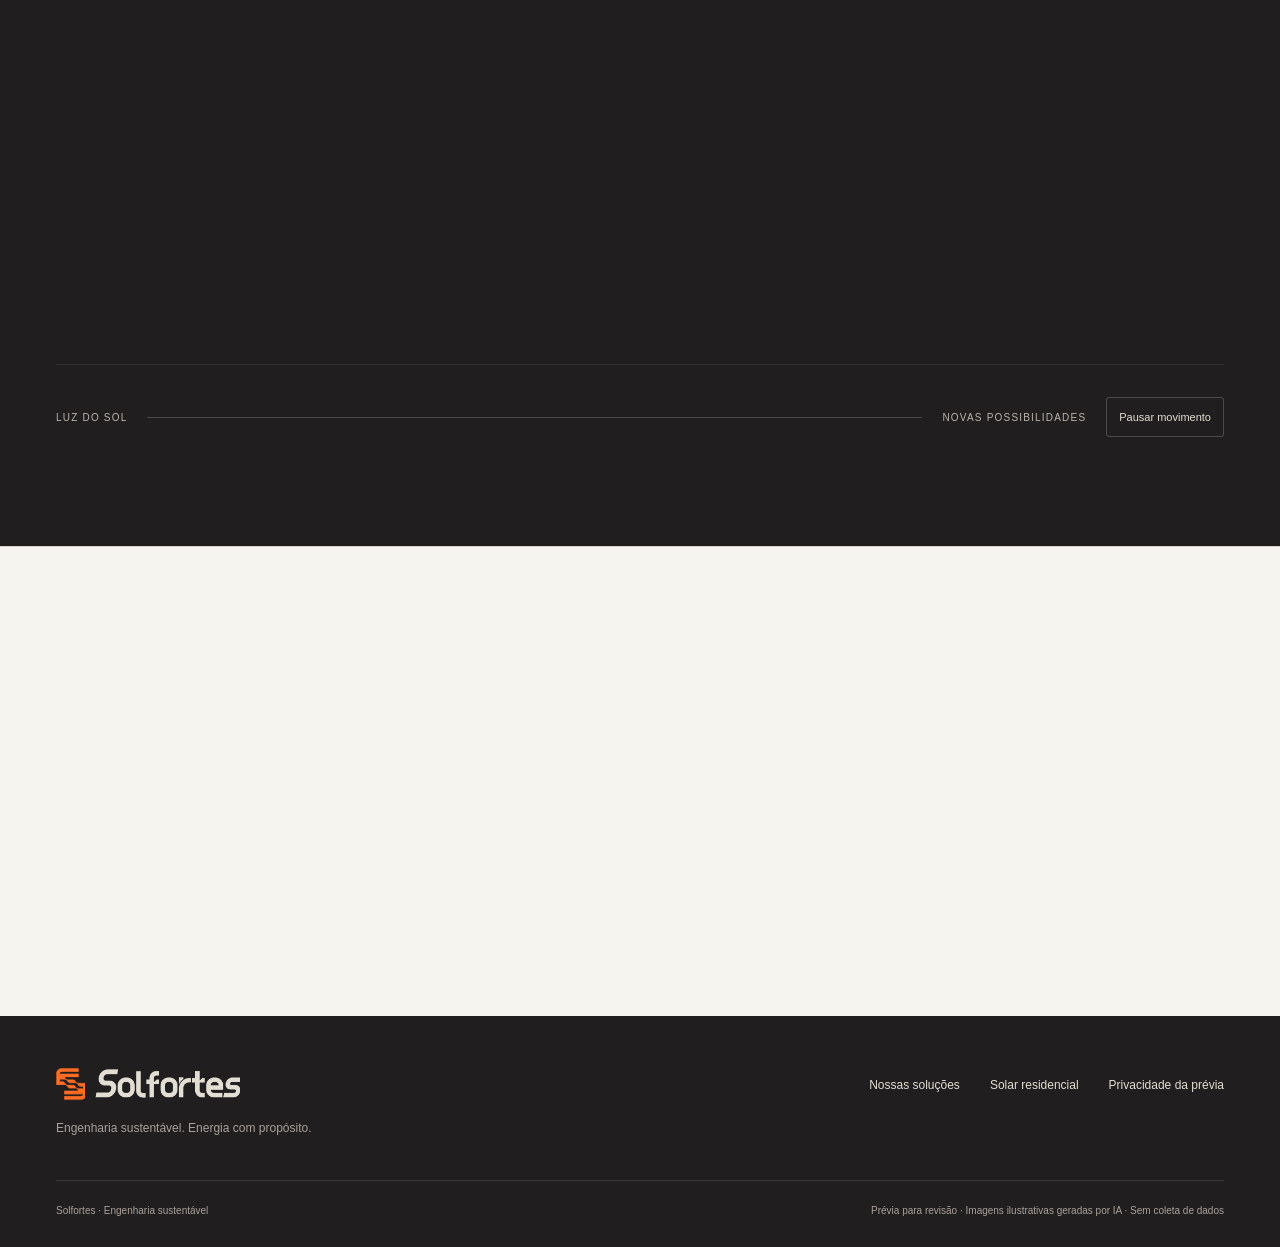
<file: solucoes/baterias/index.html>
<!doctype html><html lang="pt-BR"><head><meta charset="utf-8"><meta name="viewport" content="width=device-width,initial-scale=1"><meta name="robots" content="noindex,nofollow"><meta name="description" content="Energia solar, armazenamento e eficiência energética. Conheça a Solfortes e avalie o próximo passo para seu projeto."><meta http-equiv="Content-Security-Policy" content="default-src 'none'; img-src 'self' data:; style-src 'self'; script-src 'self'; connect-src 'none'; form-action 'none'; base-uri 'none'; object-src 'none'"><meta name="theme-color" content="#201e1e"><title>Baterias e armazenamento | Solfortes — prévia</title><link rel="stylesheet" href="../../assets/style.css"><script defer src="../../assets/site.js"></script><script defer src="../../assets/webmcp-public.js"></script></head><body class="site-page"><a class="skip" href="#conteudo">Ir para conteúdo</a><header class="site-header"><div class="wrap nav-wrap"><a class="brand" href="../../index.html" aria-label="Solfortes, início"><span class="brand-emblem" aria-hidden="true"><img src="../../assets/logo.png" alt="" width="3512" height="2458"></span><span class="brand-word" aria-hidden="true"><img src="../../assets/logo.png" alt="" width="3512" height="2458"></span></a><button class="menu-toggle" type="button" aria-label="Abrir menu" aria-expanded="false" aria-controls="main-nav"><span></span><span></span></button><nav class="main-nav" id="main-nav" aria-label="Navegação principal"><a href="../../solucoes/index.html">Soluções</a><a href="../../index.html#como-funciona">Como funciona</a><a href="../../index.html#duvidas" data-hide-tablet>Dúvidas</a><a class="btn" href="../../index.html#para-quem">Encontre seu caminho <svg class="arrow" width="22" height="22" viewBox="0 0 24 24" fill="none" stroke="currentColor" stroke-width="1.8" stroke-linecap="round" stroke-linejoin="round" aria-hidden="true" focusable="false"><path d="M5 19 19 5M5 5h14v14"/></svg></a></nav></div></header><main id="conteudo"><section class="inner-hero"><div class="wrap"><p class="eyebrow">Baterias e armazenamento</p><h1>Energia para<br>outros momentos.</h1><p>Armazenar energia começa por entender o que precisa funcionar, por quanto tempo e em quais condições.</p><p class="body-copy">Canal de solicitação ainda não habilitado nesta prévia.</p></div></section><div class="preview-strip"><i aria-hidden="true"></i> Prévia de design. Formulário demonstrativo, sem envio de dados. <a href="../../privacidade/index.html">Saiba mais</a></div><section class="section"><div class="wrap inner-split"><div class="reveal"><h2>Autonomia começa na análise.</h2><ul><li>Potência dos equipamentos e picos de partida.</li><li>Tempo de autonomia desejado.</li><li>Forma de recarga e frequência de uso.</li></ul></div><figure class="solution-visual reveal"><img src="../../assets/solar-detail.webp" alt="Tecnologia solar em imagem ilustrativa" width="1672" height="941"><figcaption class="visual-caption"><span>Imagem ilustrativa gerada por IA.</span></figcaption></figure></div></section><section class="section process-section" id="como-funciona"><div class="wrap"><div class="section-heading reveal"><div><p class="eyebrow">O caminho do seu projeto</p><h2 class="section-title">Energia é técnica.<br>E também é confiança.</h2></div><p>Uma boa solução começa antes da instalação: começa nas perguntas certas.</p></div><div class="process-grid"><article class="process-step reveal"><div class="process-num"><span>01</span><svg viewBox="0 0 32 32" aria-hidden="true"><circle cx="16" cy="16" r="5"/><path d="M16 2v5m0 18v5M2 16h5m18 0h5M6 6l4 4m12 12 4 4M6 26l4-4M22 10l4-4"/></svg></div><h3>Primeiro, a sua realidade.</h3><p>Consumo, rotina e planos para o imóvel. O ponto de partida é entender a energia que você precisa.</p></article><article class="process-step reveal"><div class="process-num"><span>02</span><svg viewBox="0 0 32 32" aria-hidden="true"><path d="M6 6h20l4 17H2L6 6ZM5 12h22M4 18h24M13 6l-1 17M19 6l1 17M16 23v6m-7 0h14"/></svg></div><h3>Depois, a análise técnica.</h3><p>Telhado, espaço e condições elétricas orientam o estudo de uma solução adequada.</p></article><article class="process-step reveal"><div class="process-num"><span>03</span><svg viewBox="0 0 32 32" aria-hidden="true"><path d="m3 15 13-11 13 11M6 13v16h20V13M13 29V18h6v11"/></svg></div><h3>Uma decisão bem informada.</h3><p>Escopo, premissas e próximos passos claros para você avaliar a proposta.</p></article></div><div class="energy-flow" aria-label="Da luz do sol à energia para sua vida"><span class="flow-label">Luz do sol</span><span class="flow-track" aria-hidden="true"></span><span class="flow-label">Novas possibilidades</span><button class="motion-toggle" type="button" aria-pressed="false">Pausar movimento</button></div></div></section><section class="faq-section" id="duvidas"><div class="wrap faq-layout"><div class="faq-intro reveal"><p class="eyebrow">Antes de começar</p><h2>Boas perguntas.<br>Escolhas melhores.</h2><p>Entenda os primeiros passos para avaliar energia solar.</p></div><div class="reveal"><details class="faq-item"><summary>Quanto posso economizar?</summary><p>A estimativa depende do seu consumo, das condições do imóvel, da tarifa e do projeto. A avaliação deve apresentar premissas claras e específicas para o seu caso.</p></details><details class="faq-item"><summary>Preciso saber quantas placas instalar?</summary><p>Não. A quantidade de módulos deve ser definida a partir do consumo e da análise técnica do local. Você pode começar contando sua necessidade.</p></details><details class="faq-item"><summary>Preciso enviar minha conta de energia agora?</summary><p>Não nesta prévia. Em uma avaliação real, a equipe orientará o envio das informações pelo canal adequado. Não informe dados pessoais reais no formulário demonstrativo.</p></details><details class="faq-item"><summary>A Solfortes atende minha cidade?</summary><p>O município do imóvel é uma das informações usadas para verificar a disponibilidade de atendimento. Esta prévia não confirma cobertura nem recebe solicitações.</p></details></div></div></section></main><footer class="site-footer"><div class="wrap"><div class="footer-main"><div><a class="brand" href="../../index.html" aria-label="Solfortes, início"><span class="brand-emblem" aria-hidden="true"><img src="../../assets/logo.png" alt="" width="3512" height="2458"></span><span class="brand-word" aria-hidden="true"><img src="../../assets/logo.png" alt="" width="3512" height="2458"></span></a><p class="footer-caption">Engenharia sustentável. Energia com propósito.</p></div><nav class="footer-links" aria-label="Navegação do rodapé"><a href="../../solucoes/index.html">Nossas soluções</a><a href="../../lp/solar-residencial/index.html">Solar residencial</a><a href="../../privacidade/index.html">Privacidade da prévia</a></nav></div><div class="footer-bottom"><p>Solfortes · Engenharia sustentável</p><span>Prévia para revisão · Imagens ilustrativas geradas por IA · Sem coleta de dados</span></div></div></footer></body></html>
</file>
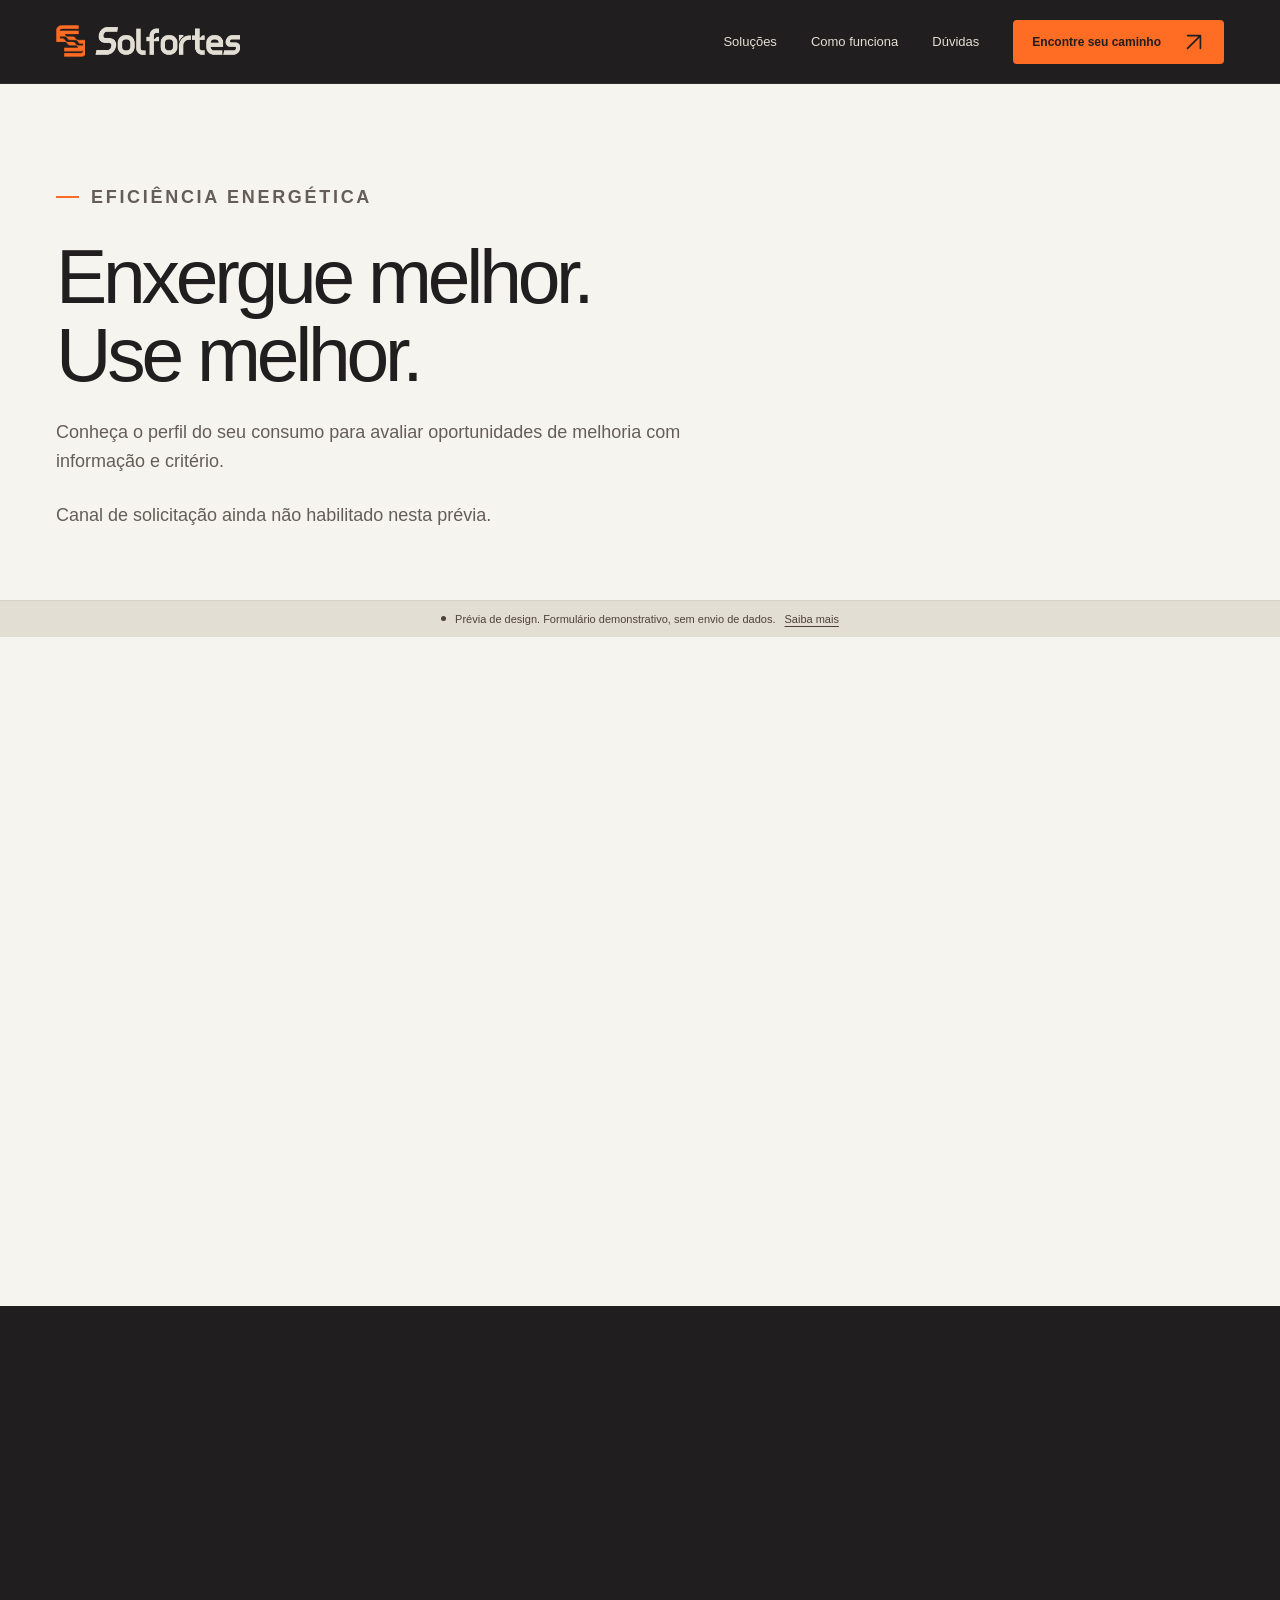
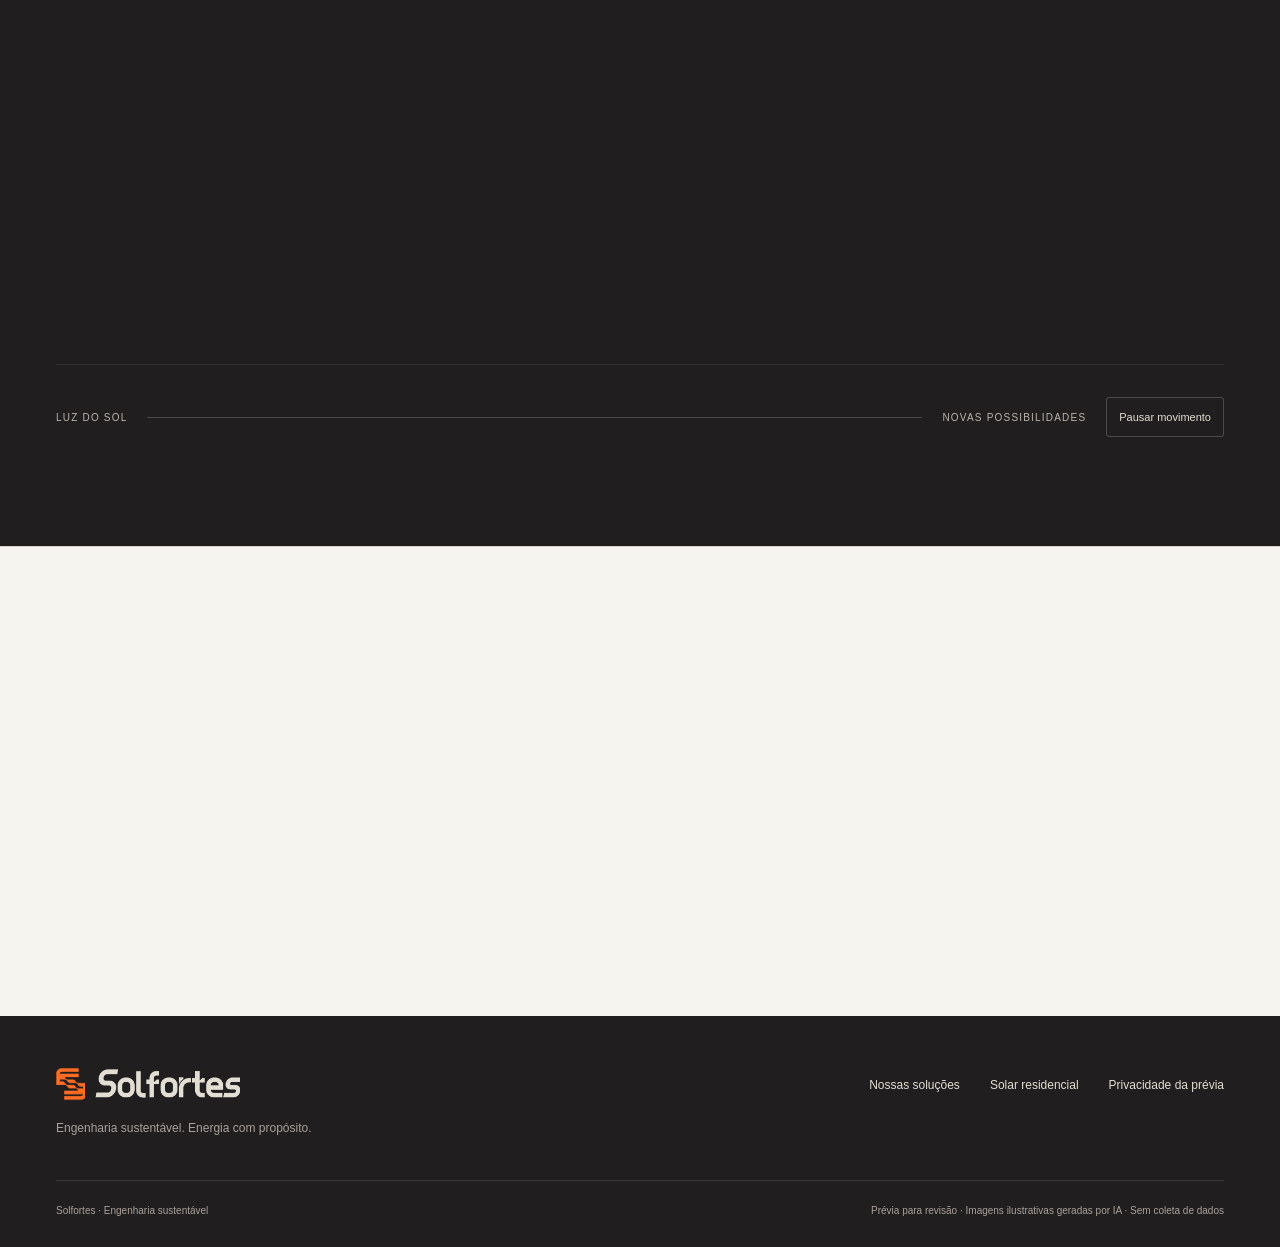
<file: solucoes/eficiencia-energetica/index.html>
<!doctype html><html lang="pt-BR"><head><meta charset="utf-8"><meta name="viewport" content="width=device-width,initial-scale=1"><meta name="robots" content="noindex,nofollow"><meta name="description" content="Energia solar, armazenamento e eficiência energética. Conheça a Solfortes e avalie o próximo passo para seu projeto."><meta http-equiv="Content-Security-Policy" content="default-src 'none'; img-src 'self' data:; style-src 'self'; script-src 'self'; connect-src 'none'; form-action 'none'; base-uri 'none'; object-src 'none'"><meta name="theme-color" content="#201e1e"><title>Eficiência energética | Solfortes — prévia</title><link rel="stylesheet" href="../../assets/style.css"><script defer src="../../assets/site.js"></script><script defer src="../../assets/webmcp-public.js"></script></head><body class="site-page"><a class="skip" href="#conteudo">Ir para conteúdo</a><header class="site-header"><div class="wrap nav-wrap"><a class="brand" href="../../index.html" aria-label="Solfortes, início"><span class="brand-emblem" aria-hidden="true"><img src="../../assets/logo.png" alt="" width="3512" height="2458"></span><span class="brand-word" aria-hidden="true"><img src="../../assets/logo.png" alt="" width="3512" height="2458"></span></a><button class="menu-toggle" type="button" aria-label="Abrir menu" aria-expanded="false" aria-controls="main-nav"><span></span><span></span></button><nav class="main-nav" id="main-nav" aria-label="Navegação principal"><a href="../../solucoes/index.html">Soluções</a><a href="../../index.html#como-funciona">Como funciona</a><a href="../../index.html#duvidas" data-hide-tablet>Dúvidas</a><a class="btn" href="../../index.html#para-quem">Encontre seu caminho <svg class="arrow" width="22" height="22" viewBox="0 0 24 24" fill="none" stroke="currentColor" stroke-width="1.8" stroke-linecap="round" stroke-linejoin="round" aria-hidden="true" focusable="false"><path d="M5 19 19 5M5 5h14v14"/></svg></a></nav></div></header><main id="conteudo"><section class="inner-hero"><div class="wrap"><p class="eyebrow">Eficiência energética</p><h1>Enxergue melhor.<br>Use melhor.</h1><p>Conheça o perfil do seu consumo para avaliar oportunidades de melhoria com informação e critério.</p><p class="body-copy">Canal de solicitação ainda não habilitado nesta prévia.</p></div></section><div class="preview-strip"><i aria-hidden="true"></i> Prévia de design. Formulário demonstrativo, sem envio de dados. <a href="../../privacidade/index.html">Saiba mais</a></div><section class="section"><div class="wrap inner-split"><div class="reveal"><h2>Diagnóstico antes da mudança.</h2><ul><li>Histórico de consumo disponível.</li><li>Equipamentos e tempos de utilização.</li><li>Medições e condições de operação.</li></ul></div><figure class="solution-visual reveal"><img src="../../assets/solar-detail.webp" alt="Tecnologia solar em imagem ilustrativa" width="1672" height="941"><figcaption class="visual-caption"><span>Imagem ilustrativa gerada por IA.</span></figcaption></figure></div></section><section class="section process-section" id="como-funciona"><div class="wrap"><div class="section-heading reveal"><div><p class="eyebrow">O caminho do seu projeto</p><h2 class="section-title">Energia é técnica.<br>E também é confiança.</h2></div><p>Uma boa solução começa antes da instalação: começa nas perguntas certas.</p></div><div class="process-grid"><article class="process-step reveal"><div class="process-num"><span>01</span><svg viewBox="0 0 32 32" aria-hidden="true"><circle cx="16" cy="16" r="5"/><path d="M16 2v5m0 18v5M2 16h5m18 0h5M6 6l4 4m12 12 4 4M6 26l4-4M22 10l4-4"/></svg></div><h3>Primeiro, a sua realidade.</h3><p>Consumo, rotina e planos para o imóvel. O ponto de partida é entender a energia que você precisa.</p></article><article class="process-step reveal"><div class="process-num"><span>02</span><svg viewBox="0 0 32 32" aria-hidden="true"><path d="M6 6h20l4 17H2L6 6ZM5 12h22M4 18h24M13 6l-1 17M19 6l1 17M16 23v6m-7 0h14"/></svg></div><h3>Depois, a análise técnica.</h3><p>Telhado, espaço e condições elétricas orientam o estudo de uma solução adequada.</p></article><article class="process-step reveal"><div class="process-num"><span>03</span><svg viewBox="0 0 32 32" aria-hidden="true"><path d="m3 15 13-11 13 11M6 13v16h20V13M13 29V18h6v11"/></svg></div><h3>Uma decisão bem informada.</h3><p>Escopo, premissas e próximos passos claros para você avaliar a proposta.</p></article></div><div class="energy-flow" aria-label="Da luz do sol à energia para sua vida"><span class="flow-label">Luz do sol</span><span class="flow-track" aria-hidden="true"></span><span class="flow-label">Novas possibilidades</span><button class="motion-toggle" type="button" aria-pressed="false">Pausar movimento</button></div></div></section><section class="faq-section" id="duvidas"><div class="wrap faq-layout"><div class="faq-intro reveal"><p class="eyebrow">Antes de começar</p><h2>Boas perguntas.<br>Escolhas melhores.</h2><p>Entenda os primeiros passos para avaliar energia solar.</p></div><div class="reveal"><details class="faq-item"><summary>Quanto posso economizar?</summary><p>A estimativa depende do seu consumo, das condições do imóvel, da tarifa e do projeto. A avaliação deve apresentar premissas claras e específicas para o seu caso.</p></details><details class="faq-item"><summary>Preciso saber quantas placas instalar?</summary><p>Não. A quantidade de módulos deve ser definida a partir do consumo e da análise técnica do local. Você pode começar contando sua necessidade.</p></details><details class="faq-item"><summary>Preciso enviar minha conta de energia agora?</summary><p>Não nesta prévia. Em uma avaliação real, a equipe orientará o envio das informações pelo canal adequado. Não informe dados pessoais reais no formulário demonstrativo.</p></details><details class="faq-item"><summary>A Solfortes atende minha cidade?</summary><p>O município do imóvel é uma das informações usadas para verificar a disponibilidade de atendimento. Esta prévia não confirma cobertura nem recebe solicitações.</p></details></div></div></section></main><footer class="site-footer"><div class="wrap"><div class="footer-main"><div><a class="brand" href="../../index.html" aria-label="Solfortes, início"><span class="brand-emblem" aria-hidden="true"><img src="../../assets/logo.png" alt="" width="3512" height="2458"></span><span class="brand-word" aria-hidden="true"><img src="../../assets/logo.png" alt="" width="3512" height="2458"></span></a><p class="footer-caption">Engenharia sustentável. Energia com propósito.</p></div><nav class="footer-links" aria-label="Navegação do rodapé"><a href="../../solucoes/index.html">Nossas soluções</a><a href="../../lp/solar-residencial/index.html">Solar residencial</a><a href="../../privacidade/index.html">Privacidade da prévia</a></nav></div><div class="footer-bottom"><p>Solfortes · Engenharia sustentável</p><span>Prévia para revisão · Imagens ilustrativas geradas por IA · Sem coleta de dados</span></div></div></footer></body></html>
</file>
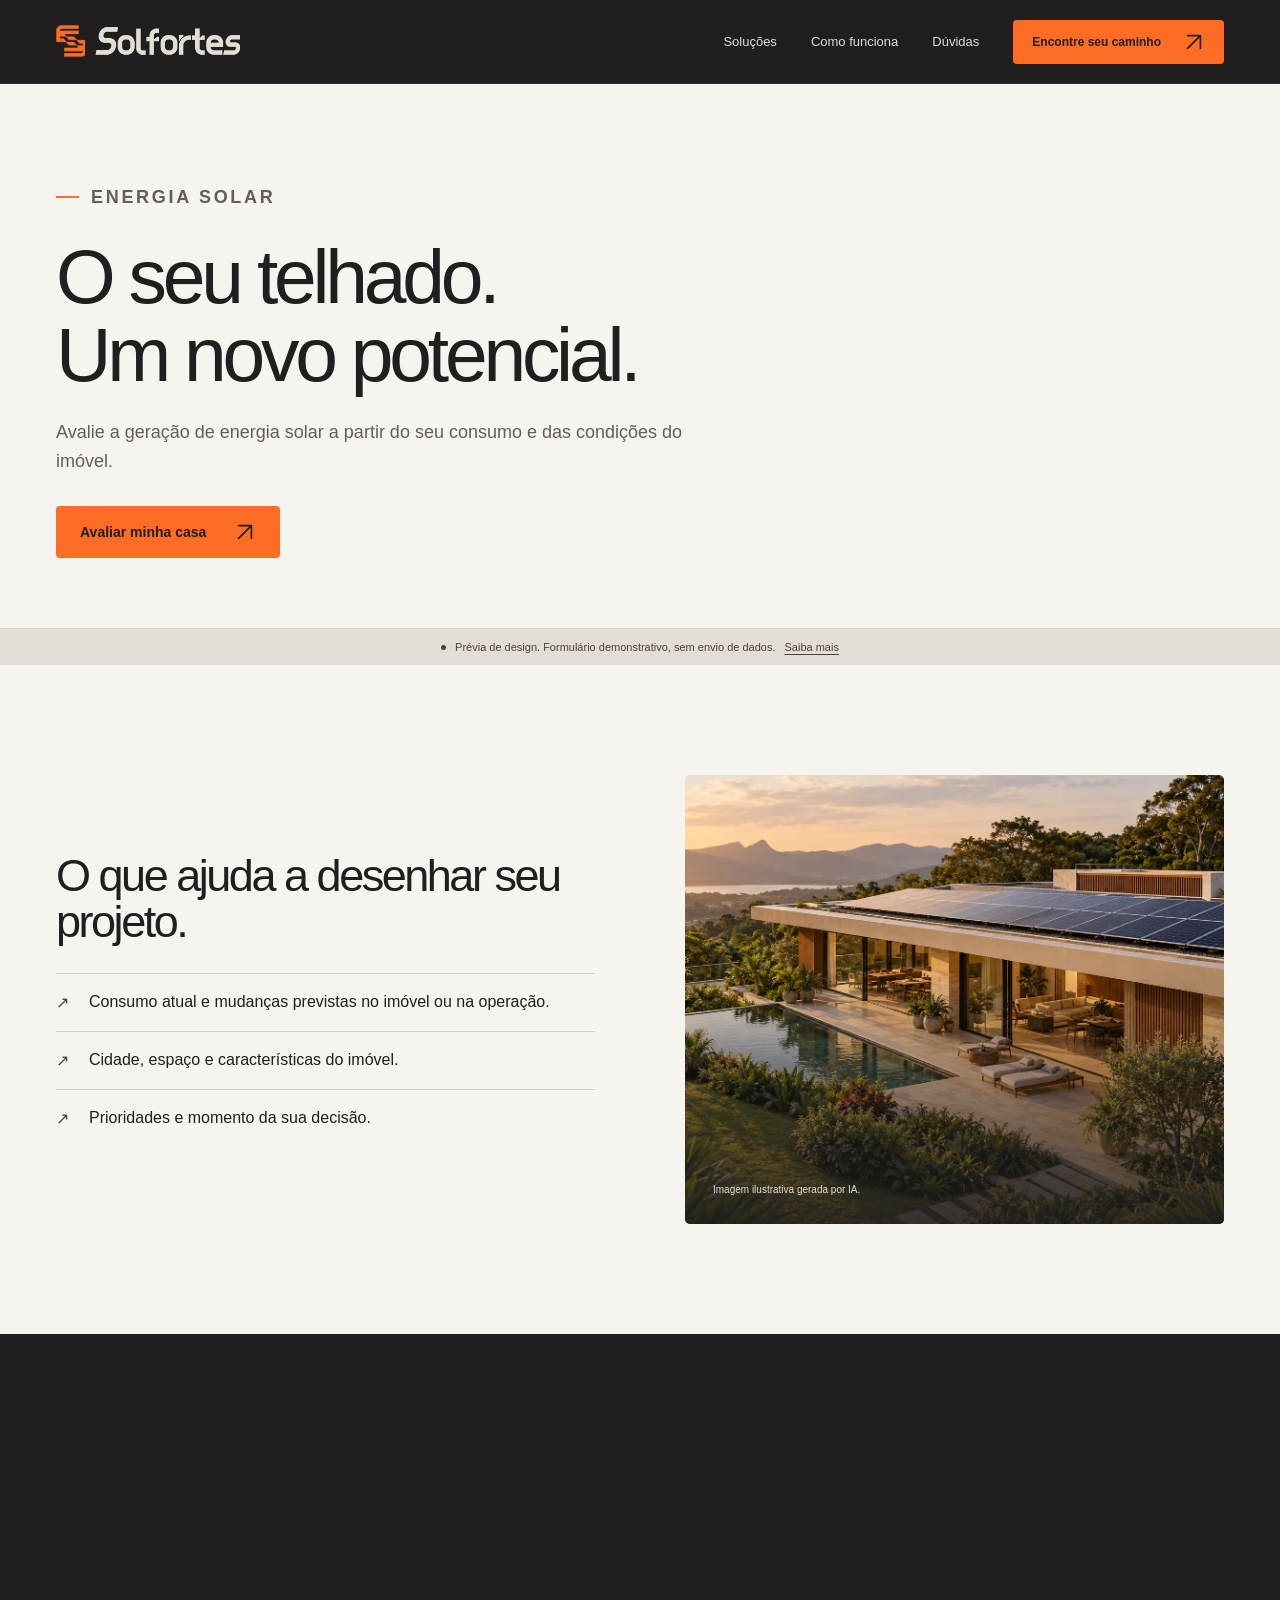
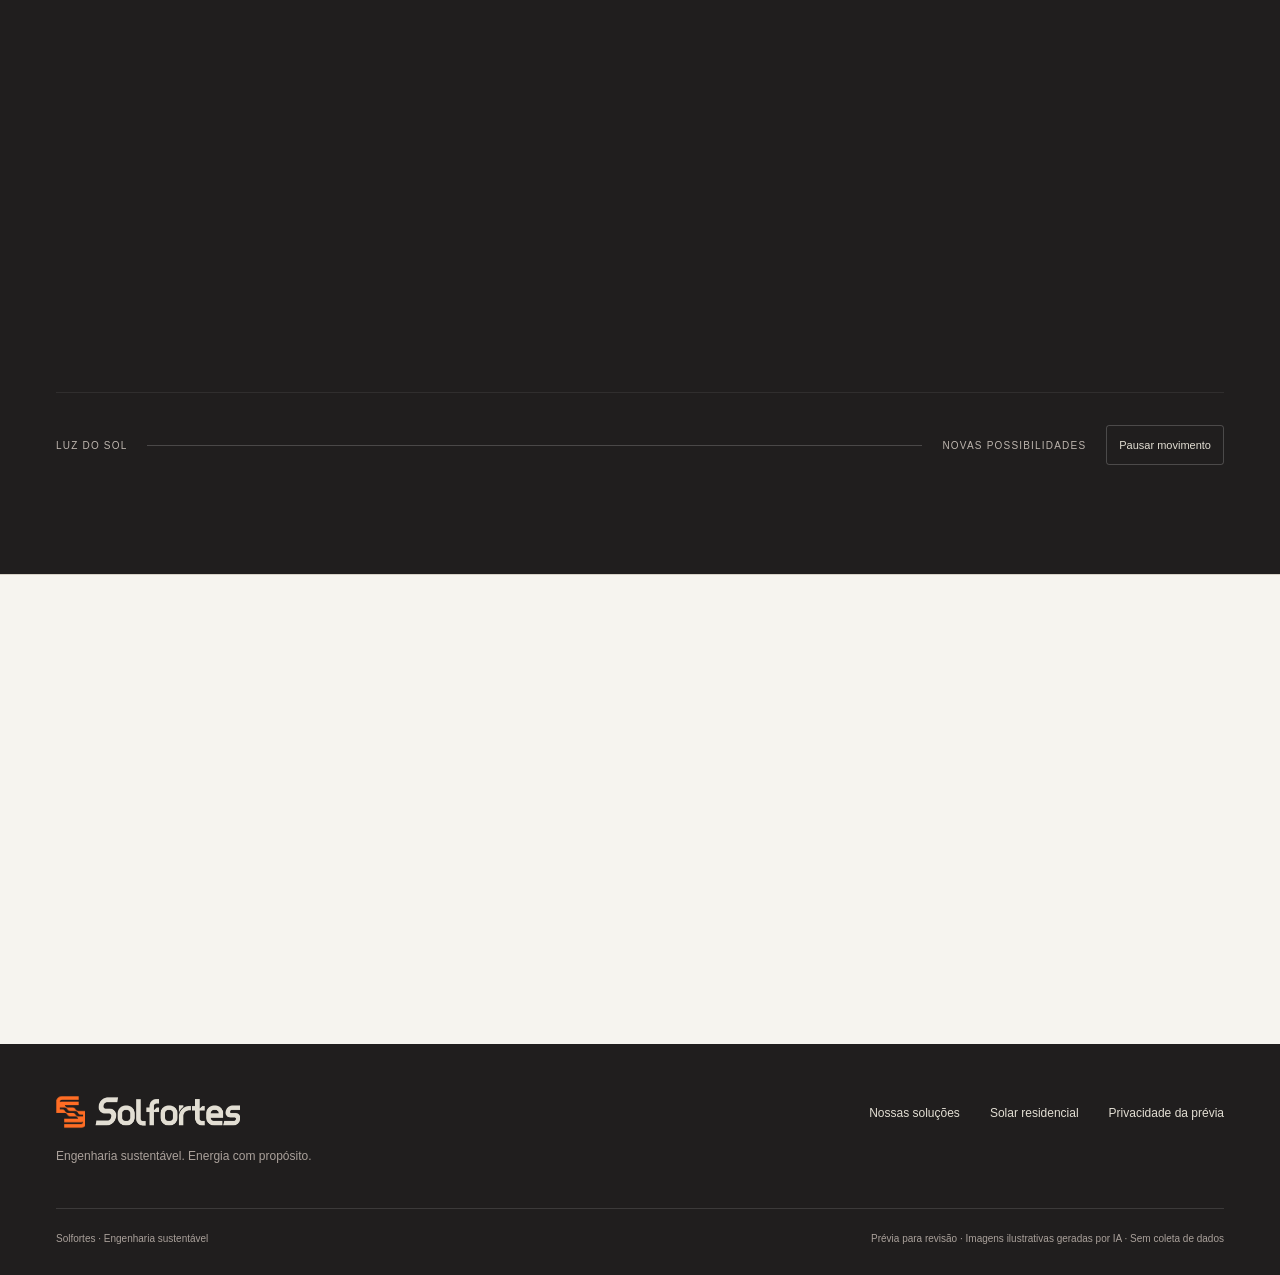
<file: solucoes/energia-solar/index.html>
<!doctype html><html lang="pt-BR"><head><meta charset="utf-8"><meta name="viewport" content="width=device-width,initial-scale=1"><meta name="robots" content="noindex,nofollow"><meta name="description" content="Energia solar, armazenamento e eficiência energética. Conheça a Solfortes e avalie o próximo passo para seu projeto."><meta http-equiv="Content-Security-Policy" content="default-src 'none'; img-src 'self' data:; style-src 'self'; script-src 'self'; connect-src 'none'; form-action 'none'; base-uri 'none'; object-src 'none'"><meta name="theme-color" content="#201e1e"><title>Energia solar | Solfortes — prévia</title><link rel="stylesheet" href="../../assets/style.css"><script defer src="../../assets/site.js"></script><script defer src="../../assets/webmcp-public.js"></script></head><body class="site-page"><a class="skip" href="#conteudo">Ir para conteúdo</a><header class="site-header"><div class="wrap nav-wrap"><a class="brand" href="../../index.html" aria-label="Solfortes, início"><span class="brand-emblem" aria-hidden="true"><img src="../../assets/logo.png" alt="" width="3512" height="2458"></span><span class="brand-word" aria-hidden="true"><img src="../../assets/logo.png" alt="" width="3512" height="2458"></span></a><button class="menu-toggle" type="button" aria-label="Abrir menu" aria-expanded="false" aria-controls="main-nav"><span></span><span></span></button><nav class="main-nav" id="main-nav" aria-label="Navegação principal"><a href="../../solucoes/index.html">Soluções</a><a href="../../index.html#como-funciona">Como funciona</a><a href="../../index.html#duvidas" data-hide-tablet>Dúvidas</a><a class="btn" href="../../index.html#para-quem">Encontre seu caminho <svg class="arrow" width="22" height="22" viewBox="0 0 24 24" fill="none" stroke="currentColor" stroke-width="1.8" stroke-linecap="round" stroke-linejoin="round" aria-hidden="true" focusable="false"><path d="M5 19 19 5M5 5h14v14"/></svg></a></nav></div></header><main id="conteudo"><section class="inner-hero"><div class="wrap"><p class="eyebrow">Energia solar</p><h1>O seu telhado.<br>Um novo potencial.</h1><p>Avalie a geração de energia solar a partir do seu consumo e das condições do imóvel.</p><a class="btn" href="../../lp/solar-residencial/index.html">Avaliar minha casa <svg class="arrow" width="22" height="22" viewBox="0 0 24 24" fill="none" stroke="currentColor" stroke-width="1.8" stroke-linecap="round" stroke-linejoin="round" aria-hidden="true" focusable="false"><path d="M5 19 19 5M5 5h14v14"/></svg></a></div></section><div class="preview-strip"><i aria-hidden="true"></i> Prévia de design. Formulário demonstrativo, sem envio de dados. <a href="../../privacidade/index.html">Saiba mais</a></div><section class="section"><div class="wrap inner-split"><div class="reveal"><h2>O que ajuda a desenhar seu projeto.</h2><ul><li>Consumo atual e mudanças previstas no imóvel ou na operação.</li><li>Cidade, espaço e características do imóvel.</li><li>Prioridades e momento da sua decisão.</li></ul></div><figure class="solution-visual reveal"><img src="../../assets/solar-home.webp" alt="Tecnologia solar em imagem ilustrativa" width="1672" height="941"><figcaption class="visual-caption"><span>Imagem ilustrativa gerada por IA.</span></figcaption></figure></div></section><section class="section process-section" id="como-funciona"><div class="wrap"><div class="section-heading reveal"><div><p class="eyebrow">O caminho do seu projeto</p><h2 class="section-title">Energia é técnica.<br>E também é confiança.</h2></div><p>Uma boa solução começa antes da instalação: começa nas perguntas certas.</p></div><div class="process-grid"><article class="process-step reveal"><div class="process-num"><span>01</span><svg viewBox="0 0 32 32" aria-hidden="true"><circle cx="16" cy="16" r="5"/><path d="M16 2v5m0 18v5M2 16h5m18 0h5M6 6l4 4m12 12 4 4M6 26l4-4M22 10l4-4"/></svg></div><h3>Primeiro, a sua realidade.</h3><p>Consumo, rotina e planos para o imóvel. O ponto de partida é entender a energia que você precisa.</p></article><article class="process-step reveal"><div class="process-num"><span>02</span><svg viewBox="0 0 32 32" aria-hidden="true"><path d="M6 6h20l4 17H2L6 6ZM5 12h22M4 18h24M13 6l-1 17M19 6l1 17M16 23v6m-7 0h14"/></svg></div><h3>Depois, a análise técnica.</h3><p>Telhado, espaço e condições elétricas orientam o estudo de uma solução adequada.</p></article><article class="process-step reveal"><div class="process-num"><span>03</span><svg viewBox="0 0 32 32" aria-hidden="true"><path d="m3 15 13-11 13 11M6 13v16h20V13M13 29V18h6v11"/></svg></div><h3>Uma decisão bem informada.</h3><p>Escopo, premissas e próximos passos claros para você avaliar a proposta.</p></article></div><div class="energy-flow" aria-label="Da luz do sol à energia para sua vida"><span class="flow-label">Luz do sol</span><span class="flow-track" aria-hidden="true"></span><span class="flow-label">Novas possibilidades</span><button class="motion-toggle" type="button" aria-pressed="false">Pausar movimento</button></div></div></section><section class="faq-section" id="duvidas"><div class="wrap faq-layout"><div class="faq-intro reveal"><p class="eyebrow">Antes de começar</p><h2>Boas perguntas.<br>Escolhas melhores.</h2><p>Entenda os primeiros passos para avaliar energia solar.</p></div><div class="reveal"><details class="faq-item"><summary>Quanto posso economizar?</summary><p>A estimativa depende do seu consumo, das condições do imóvel, da tarifa e do projeto. A avaliação deve apresentar premissas claras e específicas para o seu caso.</p></details><details class="faq-item"><summary>Preciso saber quantas placas instalar?</summary><p>Não. A quantidade de módulos deve ser definida a partir do consumo e da análise técnica do local. Você pode começar contando sua necessidade.</p></details><details class="faq-item"><summary>Preciso enviar minha conta de energia agora?</summary><p>Não nesta prévia. Em uma avaliação real, a equipe orientará o envio das informações pelo canal adequado. Não informe dados pessoais reais no formulário demonstrativo.</p></details><details class="faq-item"><summary>A Solfortes atende minha cidade?</summary><p>O município do imóvel é uma das informações usadas para verificar a disponibilidade de atendimento. Esta prévia não confirma cobertura nem recebe solicitações.</p></details></div></div></section></main><footer class="site-footer"><div class="wrap"><div class="footer-main"><div><a class="brand" href="../../index.html" aria-label="Solfortes, início"><span class="brand-emblem" aria-hidden="true"><img src="../../assets/logo.png" alt="" width="3512" height="2458"></span><span class="brand-word" aria-hidden="true"><img src="../../assets/logo.png" alt="" width="3512" height="2458"></span></a><p class="footer-caption">Engenharia sustentável. Energia com propósito.</p></div><nav class="footer-links" aria-label="Navegação do rodapé"><a href="../../solucoes/index.html">Nossas soluções</a><a href="../../lp/solar-residencial/index.html">Solar residencial</a><a href="../../privacidade/index.html">Privacidade da prévia</a></nav></div><div class="footer-bottom"><p>Solfortes · Engenharia sustentável</p><span>Prévia para revisão · Imagens ilustrativas geradas por IA · Sem coleta de dados</span></div></div></footer></body></html>
</file>
<file: assets/style.css>
:root{--orange:#ff6d24;--brown:#4e413b;--taupe:#857671;--sand:#e2ded3;--ink:#201e1e;--paper:#f6f4ef;--line:#d6d1c7;--muted:#655d58;--ease:cubic-bezier(.22,1,.36,1)}
*{box-sizing:border-box}html{scroll-behavior:smooth;scroll-padding-top:100px}body{margin:0;color:var(--ink);background:var(--paper);font-family:Arial,Helvetica,sans-serif;-webkit-font-smoothing:antialiased}button,input,select,textarea{font:inherit}button,a{-webkit-tap-highlight-color:transparent}a{color:inherit}a,button,input,select,textarea,summary{outline-offset:5px}a:focus-visible,button:focus-visible,summary:focus-visible{outline:3px solid var(--orange)}img{max-width:100%;display:block}button{cursor:pointer}h1,h2,h3,p,figure{margin:0}h1,h2,h3{font-weight:500}h1,h2{letter-spacing:-.055em;line-height:1.02}p{line-height:1.6}button{color:inherit}svg{display:block}::selection{background:var(--orange);color:var(--ink)}[hidden]{display:none!important}.wrap{width:min(1320px,calc(100% - 112px));margin:auto}.skip{position:fixed;left:20px;top:-80px;z-index:1000;padding:15px 25px;background:var(--orange)}.skip:focus{top:15px}.eyebrow{font-size:11px;font-weight:700;letter-spacing:.15em;text-transform:uppercase;display:flex;align-items:center;gap:12px}.eyebrow:before{content:'';width:23px;height:2px;background:var(--orange)}.section-title{font-size:clamp(38px,4.4vw,64px)}.body-copy{color:var(--muted);font-size:17px}.orange{color:var(--orange)}.arrow{display:inline-flex;font-size:23px;font-weight:400;line-height:1;transition:transform .2s}.btn{min-height:52px;padding:0 23px;display:inline-flex;align-items:center;justify-content:space-between;gap:28px;text-decoration:none;border:1px solid transparent;border-radius:4px;background:var(--orange);color:var(--ink);font-size:14px;font-weight:700;transition:background .2s,transform .2s,box-shadow .2s}.btn:hover{background:#ff8040;box-shadow:0 6px 20px #0002;transform:translateY(-2px)}.btn:hover .arrow{transform:translate(3px,-3px)}.btn-light{background:var(--paper);color:var(--ink)}.btn-dark{background:var(--ink);color:var(--paper)}.btn-dark:hover{background:var(--brown)}.text-link{display:inline-flex;align-items:center;gap:22px;text-decoration:none;padding:14px 0;border-bottom:1px solid currentColor;font-size:14px;font-weight:600}.text-link:hover .arrow{transform:translateX(5px)}
.site-header{height:84px;background:var(--ink);color:var(--sand);position:relative;z-index:50;border-bottom:1px solid #ffffff12}.nav-wrap{height:100%;display:flex;align-items:center;justify-content:space-between;gap:32px}.brand{display:flex;align-items:center;gap:9px;text-decoration:none;flex:none}.brand-emblem,.brand-word{position:relative;overflow:hidden;display:block}.brand-emblem{width:29px;height:33px}.brand-emblem img{position:absolute;width:190px;max-width:none;height:auto;left:-80px;top:-28px}.brand-word{width:146px;height:32px}.brand-word img{position:absolute;width:237px;max-width:none;height:auto;left:-44px;top:-79px}.main-nav{display:flex;align-items:center;gap:34px}.main-nav>a{font-size:13px;text-decoration:none;position:relative;padding:12px 0;white-space:nowrap}.main-nav>a:not(.btn):after{content:'';position:absolute;bottom:5px;height:1px;width:0;background:var(--orange);left:0;transition:width .2s}.main-nav>a:hover:after{width:100%}.main-nav .btn{min-height:44px;padding:0 18px;gap:22px;font-size:12px}.menu-toggle{display:none;background:none;border:1px solid #ffffff30;border-radius:4px;width:44px;height:44px;align-items:center;justify-content:center;flex-direction:column;gap:6px}.menu-toggle span{display:block;width:19px;height:1px;background:var(--sand)}
.hero{position:relative;min-height:650px;height:min(760px,calc(100svh - 84px));isolation:isolate;overflow:hidden;color:var(--paper);background:var(--ink)}.hero-photo{position:absolute;inset:0;width:100%;height:100%;object-fit:cover;object-position:center 45%;z-index:-3;animation:photo-enter 1.5s var(--ease) both}.hero:after{content:'';position:absolute;inset:0;z-index:-2;background:linear-gradient(90deg,rgba(20,22,18,.88) 0%,rgba(20,22,18,.64) 33%,rgba(20,22,18,.05) 74%),linear-gradient(0deg,rgba(20,22,18,.56),transparent 33%)}.hero .wrap{height:100%;position:relative;display:flex;flex-direction:column;justify-content:center;padding-bottom:45px}.hero-kicker{font-size:11px;letter-spacing:.14em;font-weight:700;text-transform:uppercase;display:flex;gap:12px;align-items:center;color:var(--sand);margin-bottom:30px}.hero-kicker:before{content:'';width:7px;height:7px;background:var(--orange);border-radius:50%;box-shadow:0 0 0 5px #ff6d2418}.hero h1{font-size:clamp(52px,5.6vw,84px);max-width:660px;line-height:1.01;animation:rise .7s var(--ease) both}.hero h1 .orange{display:block}.hero .lead{font-size:17px;line-height:1.6;max-width:395px;color:#eee9df;margin-top:26px;animation:rise .7s .12s var(--ease) both}.hero-actions{display:flex;align-items:center;gap:30px;margin-top:30px;animation:rise .7s .22s var(--ease) both}.hero-actions .text-link{border-bottom-color:#ffffff55;color:#f6f4ef}.hero-meta{position:absolute;bottom:29px;left:0;right:0;display:flex;justify-content:space-between;align-items:center;font-size:10px;letter-spacing:.04em;color:#ede9df}.hero-meta .image-credit{background:#201e1e65;padding:7px 9px;border-radius:3px}.scroll-cue{display:flex;gap:10px;align-items:center}.scroll-cue span{font-size:18px;color:var(--orange)}.hero-marker{position:absolute;right:8%;bottom:31%;display:flex;align-items:center;gap:12px;font-size:11px;color:#fff;text-shadow:0 1px 8px #000}.hero-marker:before{content:'';height:10px;width:10px;border:1px solid #fff;background:var(--orange);border-radius:50%;box-shadow:0 0 0 9px #ffffff18}.preview-strip{background:var(--sand);font-size:11px;color:var(--brown);display:flex;align-items:center;justify-content:center;gap:9px;padding:12px 20px;text-align:center}.preview-strip i{width:5px;height:5px;background:var(--brown);border-radius:50%;flex:none}.preview-strip a{text-underline-offset:3px}
.section{padding:110px 0}.section-heading{display:flex;align-items:flex-end;justify-content:space-between;gap:60px;margin-bottom:56px}.section-heading .eyebrow{margin-bottom:22px}.section-heading p{max-width:330px;font-size:16px;color:var(--muted);padding-bottom:5px}.solutions-layout{display:grid;grid-template-columns:1fr 1.04fr;gap:86px;align-items:center}.solution-list{border-top:1px solid var(--line)}.solution-item{border-bottom:1px solid var(--line)}.solution-item summary{list-style:none;display:flex;align-items:center;padding:25px 0;gap:22px;cursor:pointer}.solution-item summary::-webkit-details-marker{display:none}.solution-num{font-size:11px;color:var(--muted);letter-spacing:.06em}.solution-item h3{font-size:28px;letter-spacing:-.035em}.solution-item summary .toggle{font-size:25px;margin-left:auto;color:var(--brown);width:35px;height:35px;display:flex;align-items:center;justify-content:center;transition:transform .2s}.solution-item[open] summary .toggle{transform:rotate(45deg);color:var(--orange)}.solution-item[open] .solution-num{color:var(--brown)}.solution-content{padding:0 40px 26px}.solution-content p{font-size:15px;color:var(--muted);max-width:350px}.solution-content .text-link{padding-bottom:8px;font-size:13px;margin-top:11px}.solution-visual{position:relative;aspect-ratio:1/1.05;border-radius:5px;overflow:hidden;background:var(--ink)}.solution-visual>img{height:100%;width:100%;object-fit:cover;transition:transform .8s var(--ease)}.solution-visual:hover>img{transform:scale(1.035)}.solution-visual:after{content:'';position:absolute;inset:40% 0 0;background:linear-gradient(transparent,#201e1edb);pointer-events:none}.visual-caption{position:absolute;bottom:27px;left:28px;right:28px;color:var(--paper);z-index:2}.visual-caption small{font-size:10px;letter-spacing:.08em;text-transform:uppercase}.visual-caption strong{display:block;font-weight:500;font-size:26px;letter-spacing:-.035em;margin:8px 0}.visual-caption span{font-size:10px;color:var(--sand)}.visual-annotation{position:absolute;top:25px;left:25px;z-index:2;color:var(--paper);font-size:10px;letter-spacing:.1em;text-transform:uppercase;display:flex;align-items:center;gap:9px}.visual-annotation:before{content:'';height:7px;width:7px;background:var(--orange);border-radius:50%}
.process-section{background:var(--ink);color:var(--paper);position:relative;overflow:hidden}.process-section .section-heading{margin-bottom:74px}.process-section .section-heading p{color:#bdb5ae}.process-grid{display:grid;grid-template-columns:repeat(3,1fr);gap:48px}.process-step{border-top:1px solid #ffffff28;padding-top:24px}.process-num{font-size:13px;color:var(--orange);letter-spacing:.08em;display:flex;justify-content:space-between;align-items:center;margin-bottom:45px}.process-num svg{width:28px;height:28px;stroke:var(--sand);stroke-width:1.2;fill:none}.process-step h3{font-size:25px;letter-spacing:-.035em;margin-bottom:18px}.process-step p{color:#bdb5ae;font-size:15px;max-width:300px}.energy-flow{height:72px;display:flex;align-items:center;gap:20px;margin-top:64px;border-top:1px solid #ffffff12;padding-top:33px}.energy-flow .flow-label{font-size:10px;text-transform:uppercase;letter-spacing:.12em;color:#bdb5ae;white-space:nowrap}.flow-track{position:relative;flex:1;height:1px;background:#ffffff30;overflow:hidden}.flow-track:before{content:'';position:absolute;top:0;width:18%;height:1px;left:-20%;background:var(--orange);animation:energy 4s ease-in-out infinite}.motion-toggle{background:none;border:1px solid #ffffff32;color:var(--sand);font-size:11px;padding:9px 12px;border-radius:3px;min-height:40px}.motion-paused *{animation-play-state:paused!important}.motion-paused .flow-track:before{left:41%}.perspective{display:grid;grid-template-columns:1.1fr 1fr;align-items:center;gap:86px}.perspective-photo{position:relative;overflow:hidden;border-radius:5px;aspect-ratio:1.2}.perspective-photo img{width:100%;height:100%;object-fit:cover;object-position:68%}.perspective-photo .credit{position:absolute;bottom:14px;left:18px;font-size:10px;background:#201e1e99;color:#f6f4ef;padding:5px 8px;border-radius:3px}.perspective-copy .eyebrow{margin-bottom:25px}.perspective-copy h2{font-size:clamp(36px,4vw,55px);margin-bottom:26px}.perspective-copy p{font-size:16px;color:var(--muted);max-width:420px}.perspective-copy .text-link{margin-top:22px}.principles{display:flex;flex-wrap:wrap;gap:10px 20px;margin-top:28px;font-size:12px;color:var(--brown)}.principles span:before{content:'✓';color:var(--brown);margin-right:7px}.faq-section{padding:95px 0;border-top:1px solid var(--line)}.faq-layout{display:grid;grid-template-columns:.8fr 1.2fr;gap:90px}.faq-intro .eyebrow{margin-bottom:20px}.faq-intro h2{font-size:50px}.faq-intro p{color:var(--muted);max-width:280px;margin-top:22px;font-size:15px}.faq-item{border-bottom:1px solid var(--line)}.faq-item:first-child{border-top:1px solid var(--line)}.faq-item summary{list-style:none;padding:23px 45px 23px 0;font-size:16px;cursor:pointer;position:relative;line-height:1.4}.faq-item summary::-webkit-details-marker{display:none}.faq-item summary:after{content:'+';position:absolute;right:4px;top:20px;font-size:24px;font-weight:400;transition:transform .2s}.faq-item[open] summary:after{transform:rotate(45deg);color:var(--brown)}.faq-item p{padding:0 38px 24px 0;font-size:15px;color:var(--muted)}.cta-section{background:var(--orange);padding:70px 0}.cta-inner{display:flex;align-items:center;justify-content:space-between;gap:50px}.cta-inner h2{font-size:clamp(36px,4.8vw,66px);max-width:700px}.cta-inner .btn{flex:none}.site-footer{padding:52px 0 28px;background:var(--ink);color:var(--sand)}.footer-main{display:flex;justify-content:space-between;align-items:flex-start;gap:30px;padding-bottom:42px}.footer-caption{font-size:12px;margin-top:18px;color:#aaa19b}.footer-links{display:flex;gap:30px;flex-wrap:wrap;font-size:12px}.footer-links a{padding:10px 0;text-decoration:none}.footer-links a:hover{text-decoration:underline}.footer-bottom{border-top:1px solid #ffffff20;padding-top:22px;display:flex;gap:25px;justify-content:space-between;font-size:10px;color:#aaa19b;line-height:1.5}.reveal{opacity:1;transform:none}.js-reveal .reveal:not(.in-view){opacity:0;transform:translateY(22px)}.js-reveal .reveal{transition:opacity .6s var(--ease),transform .6s var(--ease)}
/* Residential landing page */
.lp-header .nav-wrap{justify-content:space-between}.lp-header .header-label{font-size:11px;letter-spacing:.08em;color:#c5bdb7}.back-link{font-size:12px;text-decoration:none;display:flex;gap:10px;align-items:center}.lp-hero{padding:42px 0 48px;background:var(--paper);position:relative;overflow:hidden}.lp-grid{display:grid;grid-template-columns:1fr .85fr;gap:82px;align-items:start}.lp-copy{padding-top:15px}.lp-copy .eyebrow{margin-bottom:24px}.lp-copy h1{font-size:clamp(47px,4.9vw,69px);max-width:570px}.lp-copy h1 span{color:var(--brown)}.lp-copy .lead{font-size:16px;color:var(--muted);max-width:400px;margin-top:23px}.lp-hero-photo{position:relative;margin-top:28px;height:238px;border-radius:4px;overflow:hidden}.lp-hero-photo img{width:100%;height:100%;object-fit:cover;object-position:67% 45%;animation:photo-enter 1.5s var(--ease) both}.lp-hero-photo .credit{position:absolute;bottom:11px;right:12px;font-size:9px;background:#201e1e99;color:white;padding:5px 7px;border-radius:3px}.lp-photo-label{position:absolute;left:20px;bottom:20px;color:white;font-size:13px;text-shadow:0 1px 7px #000;display:flex;align-items:center;gap:8px}.lp-photo-label:before{content:'';width:6px;height:6px;background:var(--orange);border-radius:50%}.mobile-hero-cta{display:none}.form-panel{background:white;border:1px solid #e6e1d9;border-radius:7px;padding:27px 30px 25px;box-shadow:0 16px 45px #4e413b09;scroll-margin-top:25px;position:relative}.form-panel:before{content:'';height:3px;background:var(--orange);position:absolute;top:-1px;left:30px;width:48px}.form-head{display:flex;justify-content:space-between;align-items:center;gap:15px}.form-head h2{font-size:27px;letter-spacing:-.045em}.form-tag{font-size:9px;text-transform:uppercase;letter-spacing:.06em;border:1px solid #d9d2c8;border-radius:3px;padding:5px 7px;color:var(--brown)}.form-intro{color:var(--muted);font-size:12px;line-height:1.5;margin-top:9px;margin-bottom:19px;max-width:350px}.form-grid{display:grid;grid-template-columns:1fr 1fr;gap:13px 15px}.field{min-width:0}.field-full{grid-column:1/-1}.field-city{display:grid;grid-template-columns:1fr 90px;gap:15px}.field label{display:block;font-size:11px;font-weight:600;margin-bottom:7px;color:var(--brown)}input,select,textarea{width:100%;min-height:43px;color:var(--ink);background:#fcfbf9;border:1px solid #d6d1c7;border-radius:3px;padding:10px 12px;font-size:13px;transition:border-color .2s,box-shadow .2s}input:focus,select:focus,textarea:focus{outline:2px solid #ff6d2466;outline-offset:1px;border-color:var(--orange)}select{padding-right:7px}textarea{resize:vertical}input[aria-invalid=true],select[aria-invalid=true],textarea[aria-invalid=true]{border-color:#a52718;background:#fff6f3}.error{display:block;font-size:11px;line-height:1.4;color:#9c281c;margin-top:4px}.error:empty{display:none}.note-field{margin-top:13px;border:0}.note-field summary{font-size:11px;color:var(--muted);min-height:28px;cursor:pointer}.note-field textarea{margin-top:5px}.submit-btn{width:100%;margin-top:13px;min-height:47px;font-size:13px}.form-notice{font-size:10px;line-height:1.5;display:block;color:var(--muted);margin-top:10px;text-align:center}.form-notice a{text-underline-offset:2px}#status{font-size:12px;color:var(--brown);padding:0;line-height:1.5}#status:not(:empty){padding:12px;background:#f3eee5;border-left:3px solid var(--orange);margin-top:12px}.lp-benefits{border-top:1px solid var(--line);border-bottom:1px solid var(--line);padding:27px 0}.benefit-row{display:grid;grid-template-columns:repeat(3,1fr);gap:40px}.benefit{display:flex;align-items:center;gap:15px}.benefit svg{width:26px;height:26px;stroke:var(--brown);fill:none;stroke-width:1.3;flex:none}.benefit strong{font-size:13px;font-weight:500;display:block}.benefit span{font-size:11px;color:var(--muted);display:block;margin-top:5px}.lp-story{padding:94px 0}.lp-story .section-heading{margin-bottom:45px}.lp-story .process-grid{gap:50px}.lp-story .process-step{border-top-color:var(--line)}.lp-story .process-num{color:var(--brown);margin-bottom:30px}.lp-story .process-step p{color:var(--muted)}.lp-story .process-num svg{stroke:var(--brown)}.lp-dark-split{display:grid;grid-template-columns:1fr 1fr;background:var(--ink);color:var(--paper)}.lp-dark-split .image-half{min-height:460px;position:relative}.lp-dark-split .image-half img{position:absolute;width:100%;height:100%;object-fit:cover}.lp-dark-split .image-half small{position:absolute;bottom:20px;left:24px;font-size:10px;background:#201e1e88;padding:6px 9px}.lp-dark-split .content-half{padding:70px clamp(35px,6vw,90px);display:flex;flex-direction:column;justify-content:center}.lp-dark-split h2{font-size:clamp(37px,4vw,56px);margin:25px 0}.lp-dark-split p{color:#c5bdb7;font-size:16px}.lp-dark-split .text-link{align-self:flex-start;margin-top:20px}.privacy-controls{background:#ede9e0;padding:28px 0;color:var(--muted);font-size:11px}.privacy-controls summary{cursor:pointer;min-height:24px;color:var(--brown)}.privacy-controls p{max-width:800px;margin:12px 0}.privacy-controls button{background:transparent;border:1px solid #857671;padding:10px 13px;border-radius:3px;margin:5px 10px 5px 0;min-height:44px;font-size:11px}.mobile-sticky{display:none}.inner-hero{padding:74px 0 70px;border-bottom:1px solid var(--line)}.inner-hero .eyebrow{margin-bottom:25px}.inner-hero h1{font-size:clamp(44px,6vw,80px);max-width:850px}.inner-hero p{font-size:18px;color:var(--muted);max-width:650px;margin-top:25px}.inner-hero .btn{margin-top:30px}.inner-split{display:grid;grid-template-columns:1fr 1fr;gap:90px;align-items:center}.inner-split h2{font-size:45px;margin-bottom:28px}.inner-split ul{list-style:none;padding:0;margin:0}.inner-split li{padding:19px 0;border-top:1px solid var(--line);font-size:16px;display:flex;gap:20px}.inner-split li:before{content:'↗';color:var(--brown)}.inner-split .solution-visual{aspect-ratio:1.2}.prose{max-width:780px;padding:70px 0 90px}.prose h2{font-size:32px;margin:30px 0 16px}.prose p{color:var(--muted);margin:15px 0}.prose .note{border-left:3px solid var(--orange);padding:16px 22px;background:var(--sand)}
@keyframes rise{from{opacity:0;transform:translateY(20px)}to{opacity:1;transform:none}}@keyframes photo-enter{from{transform:scale(1.045)}to{transform:scale(1)}}@keyframes energy{0%{left:-20%}80%,100%{left:120%}}
@media(min-width:1600px){.hero{height:760px}.hero .wrap{padding-bottom:65px}}
@media(max-width:1150px){.wrap{width:calc(100% - 72px)}.main-nav{gap:24px}.hero{min-height:620px}.hero h1{font-size:64px;max-width:570px}.solutions-layout,.perspective{gap:50px}.section{padding:85px 0}.lp-grid{gap:40px;grid-template-columns:1fr 1fr}.lp-copy h1{font-size:55px}.form-panel{padding:25px}.lp-hero-photo{height:230px}.faq-layout{gap:60px}.hero-marker{right:6%;bottom:25%}}
@media(max-width:900px){.main-nav{gap:20px}.main-nav>a{font-size:12px}.main-nav .btn{padding:0 12px;gap:10px}.main-nav>a[data-hide-tablet]{display:none}.hero h1{font-size:58px;max-width:510px}.hero .lead{max-width:345px;font-size:16px}.hero:after{background:linear-gradient(90deg,#141612e0,#1416128a 50%,#14161210),linear-gradient(0deg,#14161280,transparent 40%)}.section-heading{gap:30px}.section-title{font-size:44px}.solutions-layout{gap:36px}.solution-item h3{font-size:23px}.solution-content{padding-left:32px;padding-right:15px}.solution-visual{aspect-ratio:.85}.perspective{gap:42px}.perspective-photo{aspect-ratio:.83}.process-grid{gap:30px}.process-step h3{font-size:22px}.faq-layout{grid-template-columns:.85fr 1.15fr;gap:42px}.faq-intro h2{font-size:42px}.lp-grid{gap:30px;grid-template-columns:.95fr 1.05fr}.lp-copy h1{font-size:47px}.form-panel{padding:24px 20px}.form-head h2{font-size:24px}.lp-copy .lead{font-size:15px}.lp-hero-photo{height:260px}.lp-photo-label{display:none}.form-grid{gap:12px}.form-grid>.field:not(.field-full){grid-column:1/-1}.lp-dark-split .content-half{padding:55px 35px}.benefit-row{gap:22px}.benefit{gap:10px}}
@media(max-width:700px){html{scroll-padding-top:24px}.wrap{width:calc(100% - 40px)}.site-header{height:72px}.brand{gap:5px}.brand-word{width:130px;height:29px}.brand-word img{width:214px;left:-40px;top:-71px}.brand-emblem{width:25px;height:29px}.brand-emblem img{width:170px;left:-71px;top:-25px}.menu-toggle{display:flex}.main-nav{position:absolute;top:72px;left:0;right:0;background:var(--ink);border-top:1px solid #ffffff20;display:none;padding:20px;align-items:stretch;gap:4px;box-shadow:0 25px 30px #0003}.main-nav.is-open{display:flex;flex-direction:column}.main-nav>a{padding:14px 4px;font-size:15px;min-height:46px}.main-nav>a[data-hide-tablet]{display:block}.main-nav .btn{justify-content:space-between;min-height:48px;margin-top:8px;padding:0 15px}.menu-toggle[aria-expanded=true] span:first-child{transform:translateY(3.5px) rotate(45deg)}.menu-toggle[aria-expanded=true] span:last-child{transform:translateY(-3.5px) rotate(-45deg)}.hero{height:auto;min-height:700px}.hero .wrap{padding-top:58px;padding-bottom:220px;justify-content:flex-start;min-height:700px}.hero-photo{object-position:61% center}.hero:after{background:linear-gradient(180deg,#141612d9,#141612a8 45%,#14161206 79%,#14161277),linear-gradient(90deg,#14161245,transparent)}.hero-kicker{font-size:9px;letter-spacing:.12em;margin-bottom:24px}.hero h1{font-size:clamp(44px,11.6vw,64px);max-width:470px;line-height:1.04;letter-spacing:-.055em}.hero .lead{font-size:15px;max-width:325px;margin-top:22px}.hero-actions{gap:16px;flex-wrap:wrap;margin-top:26px}.hero-actions .btn{min-height:50px;font-size:13px;padding:0 18px;gap:20px}.hero-actions .text-link{font-size:12px;padding:14px 0;gap:14px}.hero-meta{bottom:20px;align-items:flex-end;font-size:9px}.hero-meta .image-credit{max-width:145px;font-size:8px;line-height:1.4;text-align:right}.hero-marker{bottom:115px;right:30px;font-size:10px}.preview-strip{font-size:10px;line-height:1.5;padding:11px 20px}.section{padding:65px 0}.section-heading{display:block;margin-bottom:36px}.section-heading .eyebrow{margin-bottom:19px}.section-title{font-size:43px}.section-heading p{margin-top:22px;max-width:380px;font-size:15px}.solutions-layout{grid-template-columns:1fr;gap:30px}.solution-item summary{padding:22px 0;gap:18px}.solution-item h3{font-size:27px}.solution-content{padding-left:31px}.solution-visual{aspect-ratio:1.22}.visual-caption{left:23px;bottom:23px}.process-section .section-heading{margin-bottom:42px}.process-grid{grid-template-columns:1fr;gap:32px}.process-step{position:relative;padding:22px 0 0 43px}.process-num{position:absolute;top:26px;left:0;font-size:11px;display:block;margin:0}.process-num svg{display:none}.process-step h3{font-size:25px;margin-bottom:14px}.process-step p{max-width:370px;font-size:15px}.energy-flow{margin-top:35px;gap:14px;flex-wrap:wrap;height:auto;padding-top:25px}.energy-flow .flow-label{font-size:8px}.flow-track{min-width:70px}.motion-toggle{font-size:10px;min-height:44px;margin-top:0}.perspective{grid-template-columns:1fr;gap:36px}.perspective-photo{aspect-ratio:1.14}.perspective-copy h2{font-size:42px}.perspective-copy .eyebrow{margin-bottom:20px}.faq-section{padding:65px 0}.faq-layout{grid-template-columns:1fr;gap:32px}.faq-intro h2{font-size:42px}.faq-intro p{max-width:330px;margin-top:20px}.faq-item summary{font-size:15px;padding:22px 34px 22px 0}.faq-item p{padding-right:20px;font-size:14px}.cta-section{padding:52px 0}.cta-inner{display:block}.cta-inner h2{font-size:45px;max-width:420px}.cta-inner .btn{margin-top:30px;min-height:50px;font-size:13px}.site-footer{padding:40px 0 25px}.footer-main{display:block;padding-bottom:26px}.footer-links{gap:10px 24px;margin-top:25px}.footer-links a{font-size:11px}.footer-bottom{display:block;font-size:9px}.footer-bottom span{display:block;margin-top:10px}.lp-header .header-label{display:none}.lp-header .back-link{font-size:11px;gap:5px}.lp-hero{padding:34px 0 38px}.lp-grid{grid-template-columns:1fr;gap:32px}.lp-copy{padding:0}.lp-copy .eyebrow{font-size:9px;margin-bottom:23px}.lp-copy h1{font-size:48px;max-width:450px;line-height:1.02}.lp-copy .lead{font-size:15px;max-width:360px;margin-top:23px}.mobile-hero-cta{display:inline-flex;margin-top:22px;min-height:48px;font-size:13px}.lp-hero-photo{height:210px;margin-top:27px}.lp-photo-label{display:flex;font-size:11px;bottom:18px;left:18px}.lp-hero-photo .credit{font-size:8px;bottom:16px;right:14px;max-width:95px;text-align:right;line-height:1.4}.form-panel{padding:27px 22px 23px;scroll-margin-top:18px}.form-head h2{font-size:28px}.form-intro{font-size:13px;margin-bottom:23px}.form-tag{font-size:9px}.field label{font-size:12px}.form-grid{gap:17px}.form-grid>.field:not(.field-full){grid-column:auto}.form-grid>.field.contact-field{grid-column:1/-1}.form-grid>.field.channel-field{grid-column:1/-1}.field-city{grid-template-columns:1fr 80px;gap:12px}input,select,textarea{font-size:16px;min-height:46px}.note-field summary{font-size:12px;min-height:34px;line-height:1.5}.submit-btn{min-height:50px}.form-notice{font-size:11px}.lp-benefits{padding:27px 0}.benefit-row{grid-template-columns:1fr;gap:23px}.benefit{gap:18px}.benefit strong{font-size:14px}.benefit span{font-size:12px}.lp-story{padding:65px 0}.lp-story .process-grid{gap:32px}.lp-story .process-num{margin:0}.lp-dark-split{grid-template-columns:1fr}.lp-dark-split .image-half{min-height:300px}.lp-dark-split .content-half{padding:50px 20px}.lp-dark-split h2{font-size:43px;max-width:400px;margin:24px 0}.lp-dark-split p{font-size:15px;max-width:380px}.privacy-controls{padding-bottom:34px}.privacy-controls button{width:100%;margin-right:0;font-size:12px}.mobile-sticky{display:flex;position:fixed;bottom:0;left:0;right:0;padding:10px 20px max(10px,env(safe-area-inset-bottom));background:#f6f4eff5;backdrop-filter:blur(10px);border-top:1px solid var(--line);z-index:40;transform:translateY(110%);transition:transform .25s;pointer-events:none}.mobile-sticky.visible{transform:translateY(0);pointer-events:auto}.mobile-sticky .btn{width:100%;min-height:46px}.lp-page .site-footer{padding-bottom:95px}.inner-hero{padding:48px 0}.inner-hero h1{font-size:49px}.inner-hero p{font-size:16px}.inner-split{grid-template-columns:1fr;gap:35px}.inner-split h2{font-size:40px}.prose{padding:40px 0 60px}.prose h2{font-size:30px}.prose p{font-size:15px}}
@media(max-width:370px){.wrap{width:calc(100% - 32px)}.hero h1{font-size:43px}.hero-actions{gap:9px}.hero-actions .btn{padding:0 15px;gap:14px}.hero-actions .text-link{font-size:11px}.hero-kicker{font-size:8px}.lp-copy h1{font-size:43px}.form-panel{padding:24px 16px}.form-head h2{font-size:26px}.solution-item h3{font-size:25px}.hero-meta .scroll-cue{max-width:135px;line-height:1.4}}
@media(prefers-reduced-motion:reduce){html{scroll-behavior:auto}*,*:before,*:after{animation:none!important;transition:none!important}.js-reveal .reveal:not(.in-view){opacity:1;transform:none}.flow-track:before{left:41%}.motion-toggle{display:none}}
@media print{.site-header,.site-footer,.mobile-sticky,.motion-toggle{display:none}.hero{height:auto;min-height:500px}.reveal{opacity:1!important;transform:none!important}}

/* Progressive enhancement: navigation is usable without JavaScript. */
@media(max-width:700px){html:not(.js-menu) .site-header:not(.lp-header){height:auto}html:not(.js-menu) .nav-wrap{flex-wrap:wrap;padding:20px 0}html:not(.js-menu) .main-nav{position:static;display:flex;width:100%;flex-direction:column;padding:12px 0 0;box-shadow:none}html:not(.js-menu) .menu-toggle{display:none}}

/* Pause generated content too; keep visible focus on the orange CTA band. */
.motion-paused .flow-track::before{animation-play-state:paused!important}.cta-section a:focus-visible{outline-color:var(--ink);box-shadow:0 0 0 3px var(--paper)}

/* A static fallback without JS and a two-tone keyboard focus ring. */
html:not(.js-menu) .flow-track::before{animation:none;left:41%}html:not(.js-menu) .motion-toggle{display:none}a:focus-visible,button:focus-visible,summary:focus-visible{outline:3px solid var(--ink);box-shadow:0 0 0 3px var(--paper)}.site-header a:focus-visible,.site-header button:focus-visible,.hero a:focus-visible,.process-section button:focus-visible,.site-footer a:focus-visible,.lp-dark-split a:focus-visible{outline-color:var(--paper);box-shadow:0 0 0 3px var(--ink)}
/* Lightweight layered solar illustration. No WebGL, canvas or runtime dependency. */
.solar-experience{padding:78px 0 68px;background:var(--ink);color:var(--paper);overflow:hidden}.solar-layout{display:grid;grid-template-columns:.8fr 1.2fr;gap:46px;align-items:center}.solar-story{max-width:410px}.solar-story h2{font-size:clamp(42px,4.3vw,64px);margin:23px 0}.solar-story>p:not(.eyebrow){color:var(--sand);font-size:15px}.solar-steps{list-style:none;margin:28px 0;padding:0;display:grid;gap:14px;font-size:14px;color:var(--sand)}.solar-steps span{display:inline-block;width:30px;color:var(--orange);font-size:11px}.solar-toggle{min-height:44px;border-color:#a99b8b;color:var(--paper);padding:11px 16px}.solar-story .solar-disclaimer{font-size:11px!important;margin-top:17px;max-width:340px;line-height:1.6}.solar-figure{min-width:0}.solar-stage{position:relative;aspect-ratio:1.44;perspective:1100px;isolation:isolate}.solar-world{position:absolute;inset:0;transform-style:preserve-3d;transform:rotateX(8deg) rotateY(-9deg);animation:solar-drift 14s ease-in-out infinite alternate;animation-play-state:paused}.solar-layer{position:absolute;inset:0;width:100%;height:100%;overflow:visible;pointer-events:none}.solar-ground{transform:translateZ(0)}.solar-house{transform:translateZ(32px)}.solar-energy{transform:translateZ(38px);fill:none}.solar-sun{transform:translateZ(76px)}.solar-orbit{fill:none;stroke:#e2ded323;stroke-width:1;stroke-dasharray:4 10}.solar-wire{stroke:#ff6d2445;stroke-width:3;stroke-linejoin:round}.solar-current{stroke:var(--orange);stroke-width:4;stroke-linecap:round;stroke-linejoin:round;stroke-dasharray:22 240;animation:solar-current 4s linear infinite;animation-play-state:paused}.solar-sunbeam{stroke:#ffab7538;stroke-width:2;stroke-dasharray:4 9}.solar-sun-disc{transform-origin:226px 115px;animation:solar-sun 8s ease-in-out infinite alternate;animation-play-state:paused}.solar-panel-glint{opacity:.7}.solar-figure figcaption{font-size:11px;color:var(--sand);display:flex;gap:9px;align-items:center;justify-content:center;margin-top:12px;text-align:center;line-height:1.6}.solar-live-dot{width:6px;height:6px;border-radius:50%;background:var(--orange);flex:none}html.js-solar-motion .solar-stage.scene-running .solar-world,html.js-solar-motion .solar-stage.scene-running .solar-current,html.js-solar-motion .solar-stage.scene-running .solar-sun-disc{animation-play-state:running}.motion-paused .solar-world,.motion-paused .solar-current,.motion-paused .solar-sun-disc{animation-play-state:paused!important}.solar-experience button:focus-visible{outline-color:var(--paper);box-shadow:0 0 0 3px var(--ink)}
@keyframes solar-drift{from{transform:rotateX(8deg) rotateY(-9deg) translateY(0)}to{transform:rotateX(2deg) rotateY(8deg) translateY(-8px)}}@keyframes solar-current{to{stroke-dashoffset:-262}}@keyframes solar-sun{to{transform:translate(13px,-9px)}}
@media(max-width:900px){.solar-layout{gap:20px;grid-template-columns:1fr 1.1fr}.solar-experience{padding:55px 0}.solar-story h2{font-size:46px}.solar-story>p:not(.eyebrow){font-size:14px}.solar-stage{perspective:900px}}
@media(max-width:700px){.solar-layout{grid-template-columns:1fr;gap:20px}.solar-story{max-width:100%}.solar-story h2{font-size:44px}.solar-stage{max-width:540px;width:100%;margin:auto;perspective:850px}.solar-world{animation-duration:18s;transform:rotateX(5deg) rotateY(-5deg)}.solar-sun{transform:translateZ(35px)}.solar-house{transform:translateZ(16px)}.solar-energy{transform:translateZ(19px)}.solar-figure figcaption{font-size:10px}.solar-experience{padding:48px 0 38px}}
@media(prefers-reduced-motion:reduce){.solar-world,.solar-current,.solar-sun-disc{animation:none!important}.solar-world{transform:none}.solar-toggle{display:none}}
@supports not (transform-style:preserve-3d){.solar-world,.solar-layer{transform:none!important}.solar-world{animation:none!important}}
@media print{.solar-experience{background:white;color:black}.solar-story>p:not(.eyebrow),.solar-steps,.solar-figure figcaption{color:#4e413b}.solar-world,.solar-current,.solar-sun-disc{animation:none!important}}

/* V3: a geometry-led hero and human-scale paths through the energy offering. */
.sr-only{position:absolute;width:1px;height:1px;padding:0;margin:-1px;overflow:hidden;clip:rect(0,0,0,0);white-space:nowrap;border:0}
.hero-v3{height:auto;min-height:620px;background:radial-gradient(ellipse at 78% 40%,#4e413b 0%,#201e1e 65%);overflow:hidden}
.hero-v3:after{display:none}.hero-v3 .hero-v3-grid{display:grid;grid-template-columns:1fr 1.05fr;align-items:center;gap:10px;padding-top:32px;padding-bottom:32px;min-height:620px}
.hero-v3 .hero-copy{min-width:0;position:relative;z-index:2}
.hero-v3 h1{font-size:clamp(46px,5vw,74px);max-width:650px}
.hero-v3 .hero-kicker{margin-bottom:28px}.hero-v3 .lead{font-size:17px;max-width:450px;margin-top:27px}
.hero-v3 .hero-actions{margin-top:30px;flex-wrap:wrap;gap:15px 24px}
.hero-v3 .hero-meta{position:static;margin-top:38px}.hero-v3 .hero-meta span{font-size:11px;color:var(--sand)}
.geometry-figure{position:relative;min-width:0;margin:0;align-self:center}
.geometry-stage{position:relative;width:100%;aspect-ratio:1.12;min-height:250px}
.geometry-canvas,.geometry-fallback{position:absolute;inset:0;width:100%;height:100%;display:block;pointer-events:none}
.geometry-figure figcaption{font-size:13px;line-height:1.6;text-align:center;color:var(--sand);margin-top:-10px}
.geometry-figure figcaption span{font-size:10px;color:var(--sand)}
.geometry-pause{display:block;margin:18px auto 0;min-height:44px;border:1px solid #a99b8b;border-radius:4px;background:transparent;color:var(--sand);padding:10px 16px;font-size:11px}
.geometry-pause:focus-visible{outline-color:var(--paper);box-shadow:0 0 0 3px var(--ink)}
.audiences-section{background:var(--paper)}.audience-grid{display:grid;grid-template-columns:repeat(3,1fr);border-top:1px solid var(--line);border-left:1px solid var(--line)}
.audience-card{border-right:1px solid var(--line);border-bottom:1px solid var(--line);padding:30px;display:flex;align-items:flex-start;flex-direction:column}
.audience-number{font-size:11px;letter-spacing:.1em;color:var(--muted);margin-bottom:30px}
.audience-card h3{font-size:32px;line-height:1.1;letter-spacing:-.035em;margin-bottom:18px}
.audience-card p{font-size:14px;color:var(--muted);margin-bottom:22px}.audience-card .text-link{margin-top:auto;font-size:12px;gap:14px}
.storage-section{background:var(--ink);color:var(--paper)}.storage-section .section-heading>p{color:var(--sand)}
.storage-grid{display:grid;grid-template-columns:repeat(3,1fr);gap:20px}
.storage-card{border:1px solid #85767175;padding:32px 28px;border-radius:5px;background:linear-gradient(150deg,#4e413b66,transparent)}
.storage-icon{height:104px;margin:0 0 25px}.storage-icon svg{width:110px;height:88px;stroke:var(--sand);fill:none;stroke-width:1.5;stroke-linecap:round;stroke-linejoin:round}
.storage-card .eyebrow{font-size:9px;color:var(--sand)}.storage-card h3{font-size:29px;line-height:1.12;letter-spacing:-.035em;margin:20px 0 18px}.storage-card>p:last-child{font-size:14px;color:var(--sand)}
.storage-bottom{display:flex;justify-content:space-between;align-items:center;gap:30px;border-top:1px solid #85767175;margin-top:32px;padding-top:26px}.storage-bottom p{font-size:12px;max-width:540px;color:var(--sand)}.storage-bottom .btn{flex-shrink:0}
.editorial-section{background:var(--sand)}.editorial-grid{display:grid;grid-template-columns:1fr 1fr;gap:45px}.editorial-grid article{border-top:1px solid var(--taupe);padding-top:28px}.editorial-grid h3{font-size:30px;letter-spacing:-.035em;line-height:1.15;margin:22px 0 17px;max-width:470px}.editorial-grid article>p:not(.eyebrow){font-size:14px;color:var(--brown);max-width:480px}.editorial-grid .text-link{margin-top:20px}.editorial-note{font-size:11px;color:var(--brown);border-top:1px solid #85767175;padding-top:22px;margin-top:35px}
@media(min-width:1400px){.geometry-stage{width:110%;margin-left:-5%}}
@media(max-width:1000px){.hero-v3 .hero-v3-grid{gap:0;min-height:610px;padding-top:28px}.hero-v3 h1{font-size:54px}.hero-v3 .lead{font-size:15px}.geometry-stage{min-height:300px}.audience-card{padding:24px}.audience-card h3{font-size:29px}.storage-grid{gap:12px}.storage-card{padding:25px 20px}.storage-card h3{font-size:26px}}
@media(max-width:700px){.hero-v3{min-height:0}.hero-v3 .hero-v3-grid{grid-template-columns:1fr;padding-top:40px;padding-bottom:32px;gap:14px;min-height:0}.hero-v3 h1{font-size:clamp(40px,10vw,62px)}.hero-v3 .hero-kicker{margin-bottom:22px}.hero-v3 .lead{font-size:15px;max-width:460px}.hero-v3 .hero-meta{margin-top:24px}.geometry-figure{max-width:470px;width:100%;margin:auto}.geometry-stage{aspect-ratio:1.2;min-height:0}.geometry-figure figcaption{margin-top:0}.geometry-pause{margin-top:12px}.audience-grid{grid-template-columns:1fr 1fr}.audience-card{padding:24px 18px}.audience-card h3{font-size:27px}.audience-card .text-link{font-size:11px}.storage-grid{grid-template-columns:1fr}.storage-card{padding:26px}.storage-icon{float:right;width:90px;height:80px;margin:0 0 10px 15px}.storage-icon svg{width:90px;height:72px}.storage-card h3{max-width:280px}.storage-card>p:last-child{clear:both}.storage-bottom{align-items:flex-start;flex-direction:column}.editorial-grid{grid-template-columns:1fr;gap:35px}.editorial-grid h3{font-size:29px}}
@media(max-width:390px){.audience-grid{grid-template-columns:1fr}.audience-card h3 br{display:none}.hero-v3 .hero-actions{align-items:flex-start;flex-direction:column}.storage-icon{width:70px}.storage-icon svg{width:70px}.storage-card{padding:24px 20px}}
@media(prefers-reduced-motion:reduce){.geometry-pause{display:none}}
@media print{.geometry-canvas{display:none!important}.geometry-fallback{display:block!important}.hero-v3{background:white;color:black}.geometry-figure figcaption,.hero-v3 .hero-meta span{color:black}.hero-v3 .hero-v3-grid{min-height:0}.storage-section{background:white;color:black}.storage-card>p:last-child,.storage-card .eyebrow,.storage-bottom p{color:black}}

/* Compact geometry in the residential LP, with the form kept in its original column. */
.lp-page .geometry-figure{margin-top:14px;max-width:480px}
.lp-page .geometry-stage{aspect-ratio:1.4;min-height:0}
.lp-page .geometry-figure figcaption,.lp-page .geometry-figure figcaption span{color:var(--brown)}
.lp-page .geometry-pause{color:var(--brown);border-color:var(--taupe);margin-top:9px}
.lp-page .geometry-pause:focus-visible{outline-color:var(--ink);box-shadow:0 0 0 3px var(--paper)}
@media(max-width:700px){.lp-page .geometry-figure{max-width:400px}.lp-page .geometry-stage{aspect-ratio:1.6}}

/* On narrow screens, bring the actual scene into the first viewport. */
@media(max-width:700px){
 .hero-v3 .hero-v3-grid{display:flex;flex-direction:column;align-items:stretch;gap:0;padding-top:24px}
 .hero-v3 .hero-copy{display:contents}
 .hero-v3 .hero-kicker{order:0;margin-bottom:16px}
 .hero-v3 h1{order:1;font-size:clamp(38px,9.5vw,54px)}
 .hero-v3 .geometry-figure{order:2;margin:0 auto 0;max-width:400px}
 .hero-v3 .geometry-stage{aspect-ratio:1.65}
 .hero-v3 .geometry-figure figcaption{font-size:11px;margin-top:-8px}
 .hero-v3 .geometry-figure figcaption span{font-size:9px}
 .hero-v3 .geometry-pause{min-height:44px;margin-top:4px;font-size:10px}
 .hero-v3 .lead{order:3;margin-top:22px}
 .hero-v3 .hero-actions{order:4;margin-top:22px;flex-direction:row;flex-wrap:wrap}
 .hero-v3 .hero-meta{order:5;margin-top:22px}
}

.geometry-fallback[hidden],.geometry-canvas[hidden]{display:none!important}
@media(max-width:700px){
 .hero-v3 .hero-actions{display:contents}
 .hero-v3 .hero-actions>.btn{order:2;align-self:flex-start;margin-top:16px}
 .hero-v3 .geometry-figure{order:3}
 .hero-v3 .geometry-stage{aspect-ratio:1.9}
 .hero-v3 .lead{order:4}
 .hero-v3 .hero-actions>.text-link{order:5;align-self:flex-start;margin-top:10px}
 .hero-v3 .hero-meta{order:6}
}

/* Technician entry: destination awaits verified deployment and access permissions. */
.technician-entry{display:flex;flex-direction:column;gap:3px;font-size:12px;color:var(--sand);line-height:1.35}.technician-entry small{font-size:9px;color:var(--muted);max-width:140px}.technician-entry[aria-disabled="true"]{cursor:default}@media(max-width:700px){.main-nav .technician-entry{padding:12px 0}.technician-entry small{max-width:none}}

.team-roles{display:flex;flex-direction:column;gap:3px;font-size:9px;color:var(--sand)}.team-roles [aria-disabled="true"]{cursor:default}@media(max-width:700px){.team-roles{font-size:12px;gap:8px}}
</file>
